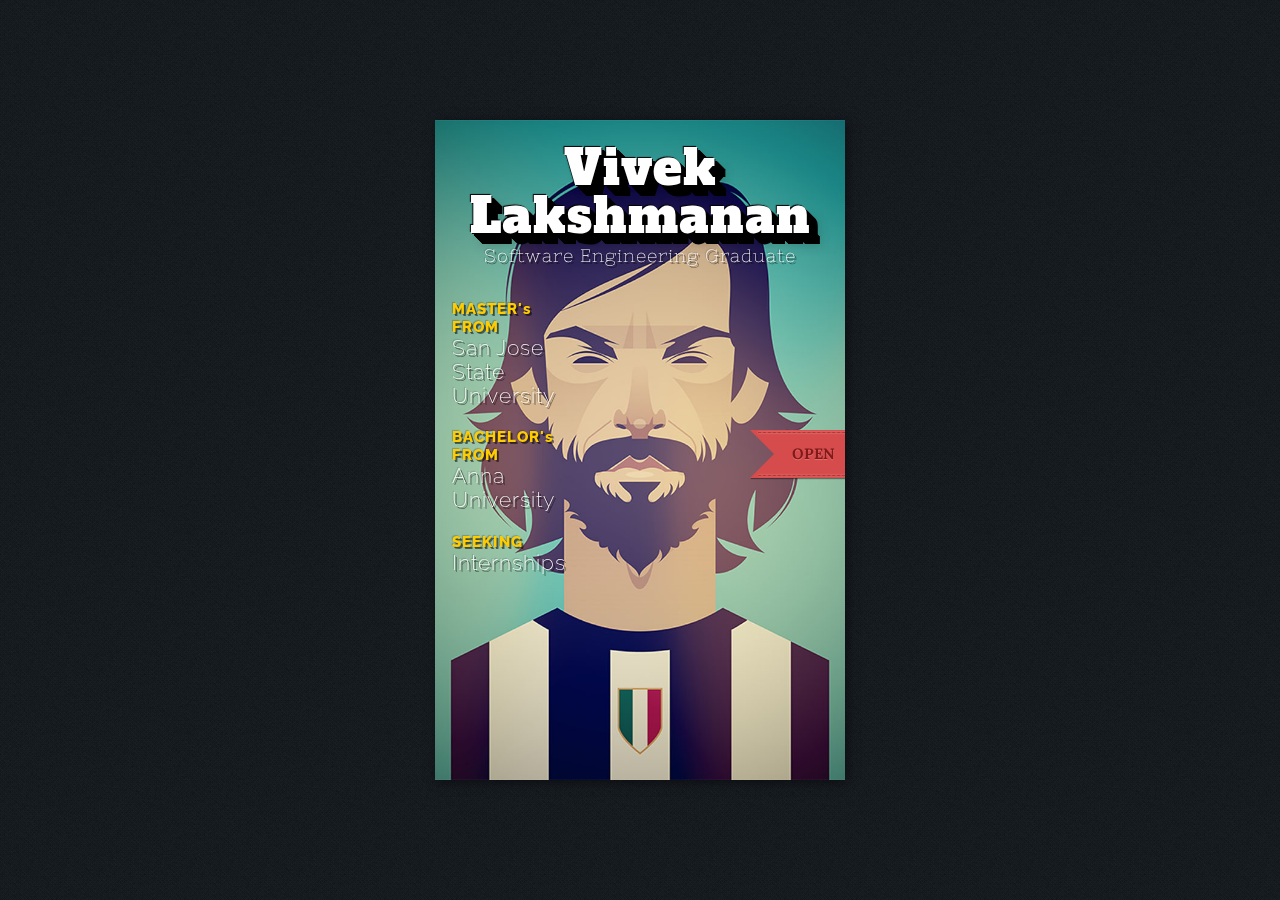
<file: index.html>
<!doctype html>
<html lang="en" data-safeMod="false" data-autoHideScrollbar="true" data-safeModPageInAnimation="fadeIn" data-inAnimation="fadeInUp" data-outAnimation="fadeOutDownBig" data-cover-h1-tune=".85" data-cover-h2-tune="2.3" data-cover-h3-tune=".6" data-cover-h3-span-tune=".8" data-twitter-name="pixelwarsdesign">


<head>
    
    <meta charset="utf-8" />
    <meta name="viewport" content="width=device-width, initial-scale=1, maximum-scale=1">
    <meta http-equiv="X-UA-Compatible" content="IE=edge,chrome=1" >
    <meta name="description" content="BookCard - Responsive HTML5 vCard Template">
    <meta name="keywords" content="vcard, html5, portfolio">
    <meta name="author" content="Pixelwars">
    
    <title>Lakshmanan Vivek</title>

    <!-- FAV and TOUCH ICONS -->
    <link rel="shortcut icon" href="images/ico/favicon.ico">
    <link rel="apple-touch-icon" href="images/ico/apple-touch-icon.png"/>
    
    <!-- SCRIPTS -->
    <script type="text/javascript" src="js/modernizr.js"></script> 
    <!--[if lte IE 9]>
        <script src="js/html5shiv.js"></script>
        <script src="js/selectivizr-min.js"></script>
    <![endif]-->    
    
    <!-- FONTS -->
    <link href='http://fonts.googleapis.com/css?family=Lato:100,300,400,700,900,100italic,300italic,400italic,700italic,900italic' rel='stylesheet' type='text/css'>
    <link href='http://fonts.googleapis.com/css?family=Alfa+Slab+One|Nixie+One|Raleway:200,800' rel='stylesheet' type='text/css'>
    <link href='http://fonts.googleapis.com/css?family=Tulpen+One|Sacramento' rel='stylesheet' type='text/css'>
        
    <!-- STYLES -->
    <link rel="stylesheet" type="text/css" media="print" href="css/print.css">
    <link rel="stylesheet" type="text/css" href="css/normalize.css">
    <link rel="stylesheet" type="text/css" href="css/bootstrap.min.css">
    <link rel="stylesheet" type="text/css" href="css/animate.css">
    <link rel="stylesheet" type="text/css" href="css/book.css" />
    <link rel="stylesheet" type="text/css" href="css/font-awesome.css">
    <link rel="stylesheet" type="text/css" href="css/jquery.fancybox-1.3.4.css">
	<link rel="stylesheet" type="text/css" href="css/main.css">

    
    <link class="cover-skin" rel="stylesheet" type="text/css" href="css/skins/cover/standart.css">
    <link class="paper-bg-skin" rel="stylesheet" type="text/css" href="css/skins/paper-bg/light-paper-fibers.css">
    <link class="body-bg-skin" rel="stylesheet" type="text/css" href="css/skins/body-bg/noisy-net.css">
    <link rel="stylesheet" type="text/css" href="css/skins/cover/retro.css">
    <link rel="stylesheet" type="text/css" href="css/skins/base/retro.css">

</head>

<body>
        <!-- ************************ MAIN -->
        <section class="main">
            <!-- .rm-container -->
            <div id="rm-container" class="rm-container rm-closed">
                <!-- HEADER -->
                <header id="header">
                        <!-- NAV MENU -->
                        <nav>
                            <ul>
                                <li><a href='#/home'></a></li>
                                <li><a href='#/resume'></a></li>
                                <li><a href='#/projects'></a></li>
                                <li><a href='#/contact'></a></li>
                            </ul>
                        </nav>
                        <!-- NAV MENU -->
                </header>
                <!-- HEADER -->
                <!-- .rm-wrapper -->
                <div class="rm-wrapper">
                    <!-- .rm-cover -->
                    <div class="rm-cover">
                        <!-- COVER PAGE -->
                        <div id="home" class="rm-front page">
                            <!-- .antiscroll-wrap -->
                            <div class="antiscroll-wrap">
                                <!-- .antiscroll-inner -->
                                <div class="antiscroll-inner">
                                    <!-- COVER IMAGE -->
                                    <div class="cover">
                                        <!-- cover-image-holder -->
                                        <div class="cover-image-holder">
                                        	<img src="images/site/cover.jpg" alt="cover-image">
                                        </div>
                                        <!-- cover-image-holder -->

                                        <!-- title -->
                                        <h1>Vivek Lakshmanan</h1>
                                        <!-- title -->

                                        <!-- slogan -->
                                        <h2>Software Engineering Graduate</h2>
                                        <!-- slogan -->
                                        
                                        <!-- extra titles -->
                                        <h3><span>MASTER's FROM </span> San Jose State University</h3>
                                        <h3><span>BACHELOR's FROM </span> Anna University</h3>
                                        <h3><span>SEEKING</span> Internships</h3>
                                        <!-- extra titles --
                                        
                                        <!-- open link -->
                                        <a href="#/resume" class="rm-button-open ribbon">
                                            <span class="ribbon-stitches-top"></span>
                                            <strong class="ribbon-content">OPEN</strong>
                                            <span class="ribbon-stitches-bottom"></span>
                                        </a>
                                        <!-- open link -->
                                    </div>
                                    <!-- COVER IMAGE -->
                              </div>
                              <!-- .antiscroll-inner -->
                            </div>
                            <!-- .antiscroll-wrap -->
                        </div>
                        <!-- COVER PAGE -->

                        
						<!-- RESUME PAGE -->
                        <div id="resume" class="rm-back page">
                            <!-- .antiscroll-wrap -->
                            <div class="antiscroll-wrap">
                                <!-- .antiscroll-inner -->
                                <div class="antiscroll-inner">
                                        <!-- CONTENT -->
                                        <div class="content">
                                            <h2><span>RESUME</span></h2>
                                            <h4 class="about-text">Experienced <span class="label">Software Engineer</span> with extensive practice in Full-Stack software engineeringing.</h4>
                                           <h3><span>EMPLOYMENT</span></h3>
                                            <!-- EMPLOYMENT -->
                                            <div class="history-group">
                                                <!-- .history-unit -->
                                                <div class="history-unit">
                                                    <h4 class="work-time">since 2017</h4>
                                                    <div class="work-desc">
                                                        <h4>Research Student Assistant</h4>
                                                        <h5>San Jose State University Research Foundation</h5>
                                                        <p>Worked as a student assistant for the Information Services team.</p>
                                                    </div>
                                                </div>
                                                <!-- .history-unit -->
                                                <!-- .history-unit -->
                                                <div class="history-unit">
                                                    <h4 class="work-time">2015 - 2017</h4>
                                                    <div class="work-desc">
                                                        <h4>Software Engineer</h4>
                                                        <h5>Envestnet | Yodlee</h5>
                                                        <p>Worked on developing web crawlers using java selenium and experience in PL/SQL, MySQL, REST API’s, JSON and XML.</p>
                                                    </div>
                                                </div>
                                                <!-- .history-unit -->
                                                
                                                <!-- .history-unit -->
                                                <div class="history-unit">
                                                    <h4 class="work-time">2013 - 2014</h4>
                                                    <div class="work-desc">
                                                        <h4>Web Developer Intern</h4>
                                                        <h5>MS Live Technologies</h5>
                                                        <p>Experience in PHP, HTML, CSS and MySQL.</p>
                                                    </div>
                                                </div>
                                                <!-- .history-unit -->

                                            </div>
                                            <!-- EMPLOYMENT -->

                                            <h3><span>EDUCATION</span></h3>
                                            <!-- EDUCATION -->
                                            <div class="history-group">
                                                <!-- .history-unit -->
                                                <div class="history-unit">
                                                    <h4 class="work-time">since 2017</h4>
                                                    <div class="work-desc">
                                                        <h4>Masters Computer Software Engineering</h4>
                                                        <h5>San Jose State University</h5>
                                                        <p>Pursuing my Masters in Computer Software Engineering from San Jose State University.</p>
                                                    </div>
                                                </div>
                                                <!-- .history-unit -->

                                                <!-- .history-unit -->
                                                <div class="history-unit">
                                                    <h4 class="work-time">2010 - 2015</h4>
                                                    <div class="work-desc">
                                                        <h4>Bachelors Computer Science & Engineering</h4>
                                                        <h5>Anna University</h5>
                                                        <p>Studied Bachelors of Engineering in Anna University on Computer Science & Engineering.</p>
                                                    </div>
                                                </div>
                                                <!-- .history-unit -->
                                            </div>
                                            <!-- EDUCATION -->

                                            <h3><span>PROGRAMMING SKILLS</span></h3>
                                        
                                            <!-- PROGRAMMING SKILLS -->
                                            <div class="skill-group">
                                            
                                            	<!-- .skill-unit -->
                                                <div class="skill-unit">
                                                    <h4>Python</h4>
                                                    <div class="bar" data-percent="90">
                                                        <div class="progress"></div>
                                                    </div>
                                                </div>
                                                <!-- .skill-unit -->
                                                
                                                <!-- .skill-unit -->
                                                <div class="skill-unit">
                                                    <h4>PHP</h4>
                                                    <div class="bar" data-percent="70">
                                                        <div class="progress"></div>
                                                    </div>
                                                </div>
                                                <!-- .skill-unit -->
                                                
                                                <!-- .skill-unit -->
                                                <div class="skill-unit">
                                                    <h4>Core Java</h4>
                                                    <div class="bar" data-percent="80">
                                                        <div class="progress"></div>
                                                    </div>
                                                </div>
                                                <!-- .skill-unit -->
                                                
                                                <!-- .skill-unit -->
                                                <div class="skill-unit">
                                                    <h4>C</h4>
                                                    <div class="bar" data-percent="80">
                                                        <div class="progress"></div>
                                                    </div>
                                                </div>
                                                <!-- .skill-unit -->
                                                <!-- .skill-unit -->
                                                <div class="skill-unit">
                                                    <h4>C++</h4>
                                                    <div class="bar" data-percent="50">
                                                        <div class="progress"></div>
                                                    </div>
                                                </div>
                                                <!-- .skill-unit -->
                                            
                                            </div>
                                            <!-- PROGRAMMING SKILLS -->
                                            
                                            
                                            <h3><span>DATABASE SKILLS</span></h3>
                                            
                                            <!-- DATABASE SKILLS -->
                                            <div class="skill-group">
                                            	
                                                <!-- .skill-unit -->
                                                <div class="skill-unit">
                                                    <h4>MySQL</h4>
                                                    <div class="bar" data-percent="90">
                                                        <div class="progress"></div>
                                                    </div>
                                                </div>
                                                <!-- .skill-unit -->
                                                
                                                <!-- .skill-unit -->
                                                <div class="skill-unit">
                                                    <h4>PostgreSQL</h4>
                                                    <div class="bar" data-percent="80">
                                                        <div class="progress"></div>
                                                    </div>
                                                </div>
                                                <!-- .skill-unit -->
                                                
                                                <!-- .skill-unit -->
                                                <div class="skill-unit">
                                                    <h4>MongoDB</h4>
                                                    <div class="bar" data-percent="40">
                                                        <div class="progress"></div>
                                                    </div>
                                                </div>
                                                <!-- .skill-unit -->

                                                <!-- .skill-unit -->
                                                <div class="skill-unit">
                                                    <h4>Neo4j</h4>
                                                    <div class="bar" data-percent="70">
                                                        <div class="progress"></div>
                                                    </div>
                                                </div>
                                                <!-- .skill-unit -->

                                                <!-- .skill-unit -->
                                                <div class="skill-unit">
                                                    <h4>Redis</h4>
                                                    <div class="bar" data-percent="60">
                                                        <div class="progress"></div>
                                                    </div>
                                                </div>
                                                <!-- .skill-unit -->
                                            
                                            </div>
                                            <!-- DATABASE SKILLS -->

                                            <h3><span>WEB TECHNOLOGY SKILLS</span></h3>

                                            <!-- WEB Technology SKILLS -->
                                            <div class="skill-group">

                                                <!-- .skill-unit -->
                                                <div class="skill-unit">
                                                    <h4>HTML5</h4>
                                                    <div class="bar" data-percent="100">
                                                        <div class="progress"></div>
                                                    </div>
                                                </div>
                                                <!-- .skill-unit -->

                                                <!-- .skill-unit -->
                                                <div class="skill-unit">
                                                    <h4>CSS</h4>
                                                    <div class="bar" data-percent="90">
                                                        <div class="progress"></div>
                                                    </div>
                                                </div>
                                                <!-- .skill-unit -->

                                                <!-- .skill-unit -->
                                                <div class="skill-unit">
                                                    <h4>Django</h4>
                                                    <div class="bar" data-percent="70">
                                                        <div class="progress"></div>
                                                    </div>
                                                </div>
                                                <!-- .skill-unit -->

                                                <!-- .skill-unit -->
                                                <div class="skill-unit">
                                                    <h4>Flask</h4>
                                                    <div class="bar" data-percent="80">
                                                        <div class="progress"></div>
                                                    </div>
                                                </div>
                                                <!-- .skill-unit -->

                                                <!-- .skill-unit -->
                                                <div class="skill-unit">
                                                    <h4>JavaScript</h4>
                                                    <div class="bar" data-percent="80">
                                                        <div class="progress"></div>
                                                    </div>
                                                </div>
                                                <!-- .skill-unit -->

                                                <!-- .skill-unit -->
                                                <div class="skill-unit">
                                                    <h4>Node.js</h4>
                                                    <div class="bar" data-percent="60">
                                                        <div class="progress"></div>
                                                    </div>
                                                </div>
                                                <!-- .skill-unit -->

                                                <!-- .skill-unit -->
                                                <div class="skill-unit">
                                                    <h4>Bootstrap</h4>
                                                    <div class="bar" data-percent="90">
                                                        <div class="progress"></div>
                                                    </div>
                                                </div>
                                                <!-- .skill-unit -->

                                            </div>
                                            <!-- WEB Technology SKILLS -->


                                            <!--  courses -->
                                            <h3><span>Courses</span></h3>
                                                    <ul>
                                                        <li style="list-style: none">Algorithms
                                                        , Artificial Intelligence
                                                        , Business Intelligence Technologies
                                                        , Cryptography and Network Security
                                                        , Data Structures
                                                        , Data Warehousing and Data Mining
                                                        , Database Management Systems
                                                        , Enterprise Software Platforms
                                                        , Operating Systems
                                                        , Web Technology
                                                        , Theory of Computation
                                                        , Software Systems Engineering
                                                        , Data Mining
                                                        , Large Scale Analytics
                                                        , Cloud Technologies
                                                        </li>
                                                    </ul>
                                            <!--  courses -->

                                            <!-- DOWNLOAD BUTTON -->
                                            <div class="launch">
                                                <a href="./resume.pdf" class="btn" target="_blank">DOWNLOAD CV</a>
                                            </div>
                                            <!-- DOWNLOAD BUTTON -->
                                        </div>
                                        <!-- CONTENT -->
                                
                                    </div>
                              		<!-- .antiscroll-inner -->
                                </div>
                                <!-- .antiscroll-wrap -->
                                
                                
                            <div class="rm-overlay"></div>

                        </div>
                        <!-- RESUME PAGE -->

                    </div><!-- /rm-cover -->
                    
                    
					<!-- PORTFOLIO PAGE -->
                    <div id="portfolio" class="rm-middle portfolio page">
                    	<!-- .rm-inner -->
                        <div class="rm-inner">
                                <!-- .antiscroll-wrap -->
                                <div class="antiscroll-wrap">
                                    <!-- .antiscroll-inner -->
                                    <div class="antiscroll-inner">
                                        <!-- CONTENT -->
                                        <div class="content">
                                            <h2><span>PROJECTS</span></h2>
                                            <!--FILTERS-->
                                            <ul id="filters">
                                              <li class="current"><a href="#" data-filter="*">ALL</a></li>
                                              <li><a href="#" data-filter=".design">WEB</a></li>
                                              <li><a href="#" data-filter=".coding">DATA-SCIENCE</a></li>
                                              <li><a href="#" data-filter=".logo">OTHERS</a></li>
                                            </ul>
                                            <!--FILTERS-->
                                        
                                            <!-- PORTFOLIO -->
                                            <div class="portfolio-items">

                                              <!-- portfolio-item -->  
                                              <div class="coding hentry">
                                                <div class="media-box">
                                                    <img src="images/portfolio/project-01.jpg" alt="portfolio-post">
                                                    <div class="mask">
                                                        <a href="project-01.html"></a>
                                                    </div>
                                                </div>
                                                <h4>MAXIMA</h4>
                                                <p class="category">Product Recommendation system using BI</p>
                                              </div>
                                              <!-- portfolio-item -->
                                              
                                              <!-- portfolio-item -->  
                                              <div class="coding hentry">
                                                <div class="media-box">
                                                    <img src="images/portfolio/project-02.jpg" alt="portfolio-post">
                                                    <div class="mask">
                                                        <a href="project-02.html" class="lightbox"></a>
                                                    </div>
                                                </div>
                                                <h4>BiTech Automation</h4>
                                                <p class="category">Keyword Extraction using NLP, NLTK</p>
                                              </div>
                                              <!-- portfolio-item -->
                                              
                                              <!-- portfolio-item -->
                                              <div class="design hentry">
                                                <div class="media-box">
                                                    <img src="images/portfolio/project-03.jpg" alt="portfolio-post">
                                                    <div class="mask">
                                                        <a href="project-03.html" class="lightbox"></a>
                                                    </div>
                                                </div>
                                                <h4>Spartan-Deals</h4>
                                                <p class="category">E-Commerce Market-Place using PHP, HTML, CSS</p>
                                              </div>
                                              <!-- portfolio-item -->
                                              
                                              
                                              <!-- portfolio-item -->
                                              <div class="design hentry">
                                                <div class="media-box">
                                                    <img src="images/portfolio/project-04.jpg" alt="portfolio-post">
                                                    <div class="mask">
                                                        <a href="project-04.html" class="lightbox"></a>
                                                    </div>
                                                </div>
                                                <h4>NOTIFY</h4>
                                                <p class="category">Personal task organizer web application</p>
                                              </div>
                                              <!-- portfolio-item -->
                                              
                                              
                                              <!-- portfolio-item -->
                                              <div class="logo hentry">
                                                <div class="media-box">
                                                    <img src="images/portfolio/project-05.png" alt="portfolio-post">
                                                    <div class="mask">
                                                        <a href="project-05.html" class="lightbox"></a>
                                                    </div>
                                                </div>
                                                <h4>Tap2Pay</h4>
                                                <p class="category">New payment transaction system using NFC</p>
                                              </div>
                                              <!-- portfolio-item -->
                                              
                                            </div>
                                            <!-- PORTFOLIO -->
                                            
                                		
                                        </div>
                                        <!-- CONTENT -->
                                    
                                    
                                    
                                    </div>
                              		<!-- .antiscroll-inner -->
                                </div>
                                <!-- .antiscroll-wrap -->
                                
                                
                            <div class="rm-overlay"></div>
                            
                        </div><!-- /rm-inner -->
                    </div><!-- /rm-middle -->
					<!-- PORTFOLIO PAGE -->
                    


					<!-- RIGHT SIDE -->
                    <div class="rm-right">
						
                        
                        
                        <!-- .rm-front -->
                        <div class="rm-front">
                        	
                            <!-- BACK COVER IMAGE -->
                            <div class="cover">
                                
                                <!-- cover-image-holder -->
                                <div class="cover-image-holder">
                                    <img src="images/site/cover-2.jpg" alt="cover-image">
                                </div>
                                <!-- cover-image-holder -->
                                
                            </div>
                            <!-- BACK COVER IMAGE -->
                            
                        </div>
                        <!-- .rm-front -->
						
                        <!-- CONTACT PAGE -->
                        <div id="contact" class="rm-back page">
                                <!-- .antiscroll-wrap -->
                                <div class="antiscroll-wrap">
                                    <!-- .antiscroll-inner -->
                                    <div class="antiscroll-inner">
                                        <!-- CONTENT -->
                                        <div class="content">
                                            <h2><span>CONTACT</span></h2>
                                              <p class="center">Please feel free to contact me about anything.</p>
                                              <h3><span>LET'S SOCIALIZE</span></h3>
                                              <!-- SOCIAL -->
                                              <ul class="social">
                                                <li><a class="facebook" href="https://www.facebook.com/iamlvivek" target="_blank"></a></li>
                                                <li><a class="twitter" href="https://twitter.com/iamvivekkkk" target="_blank"></a></li>
                                                <li><a class="linkedin" href="https://www.linkedin.com/in/lakshmananvivek/" target="_blank"></a></li>
                                                <li><a class="github" href="https://github.com/1amvivek" target="_blank"></a></li>
                                                <li><a class="instagram" href="https://www.instagram.com/iamvivekkkk/" target="_blank"></a></li>
                                              </ul>
                                              <!-- SOCIAL -->
                                              <h3><span>DROP ME A LINE!</span></h3>
                                              <!-- .contact-form -->
                                              <div class="contact-form">
                                                <!-- LETTER -->
                                                <div class="letter cf">
                                                    <div class="stamp">
                                                  	  <img src="images/site/stamp-image.png" alt="stamp">
                                                    </div>
                                                    <div class="letter-info">
                                                    	<h4>Lakshmanan Vivek</h4>
                                                        <p><a href="mailto:viveklakshmanan@live.com"><i>viveklakshmanan@live.com</i></a></p>
                                                        <p>+1 (669) 292-4707</p>
                                                    </div>
                                                  </div>    
                                                  <!-- LETTER -->
                                              </div>
                                              <!-- .contact-form -->
                                        </div>
                                        <!-- CONTENT -->
                                </div>
                                <!-- .antiscroll-inner -->
                            </div>
                            <!-- .antiscroll-wrap -->
                            <!-- close link -->
                            <a class="rm-close"><span></span></a>
                            <!-- close link -->
                        </div><!-- /rm-back -->
                        <!-- CONTACT PAGE -->
                    </div><!-- /rm-right -->
                    <!-- RIGHT SIDE -->
                </div><!-- /rm-wrapper -->
            </div><!-- /rm-container -->
        </section>
        <!-- ************************ MAIN -->
        <!-- ************************ PORTFOLIO OVERLAY -->
        <div class="p-overlay"></div>
        <!-- ************************ PORTFOLIO OVERLAY -->
        
        <!-- ************************ PORTFOLIO OVERLAY -->
        <div class="p-overlay"></div>
        <!-- ************************ PORTFOLIO OVERLAY -->
        
        <!-- ************************ AJAX LOADER -->
        <div class="loader"></div>
        <!-- ************************ AJAX LOADER -->
            
        <!-- ************************ ALERT -->
        <div class="alert"></div>
        <!-- ************************ ALERT -->
        
        <!-- SCRIPTS -->
        <!-- Grab Google CDN's jQuery, with a protocol relative URL; fall back to local if offline -->
        <script src="http://ajax.googleapis.com/ajax/libs/jquery/1.8.3/jquery.min.js"></script>
        <script>window.jQuery || document.write('<script src="js/jquery-1.8.3.min.js"><\/script>')</script>
        <script src="js/jquery.address-1.5.min.js"></script>
        <script src="js/antiscroll.js"></script>
        <script src="js/jquery.fittext.js"></script>
		<script src="js/jquery.imagesloaded.min.js"></script>
        <script src="js/jquery.isotope.min.js"></script>
        <script src="js/jquery.fitvids.js"></script>
        <script src="js/jquery.validate.min.js"></script>
        <script src="js/jquery.fancybox-1.3.4.pack.js"></script>
        <script src="js/send-mail.js"></script>
        <script src="js/twitterFetcher_v10_min.js"></script>
        <script src="js/main.js"></script>

    <!--************************** SKIN SELECT -->
	<link rel="stylesheet" type="text/css" href="skin-select/skin-select.css">
	<script src="skin-select/jquery.cookie.js"></script>
    <script src="skin-select/skin-select.js"></script>

    </body>

</html>
</file>
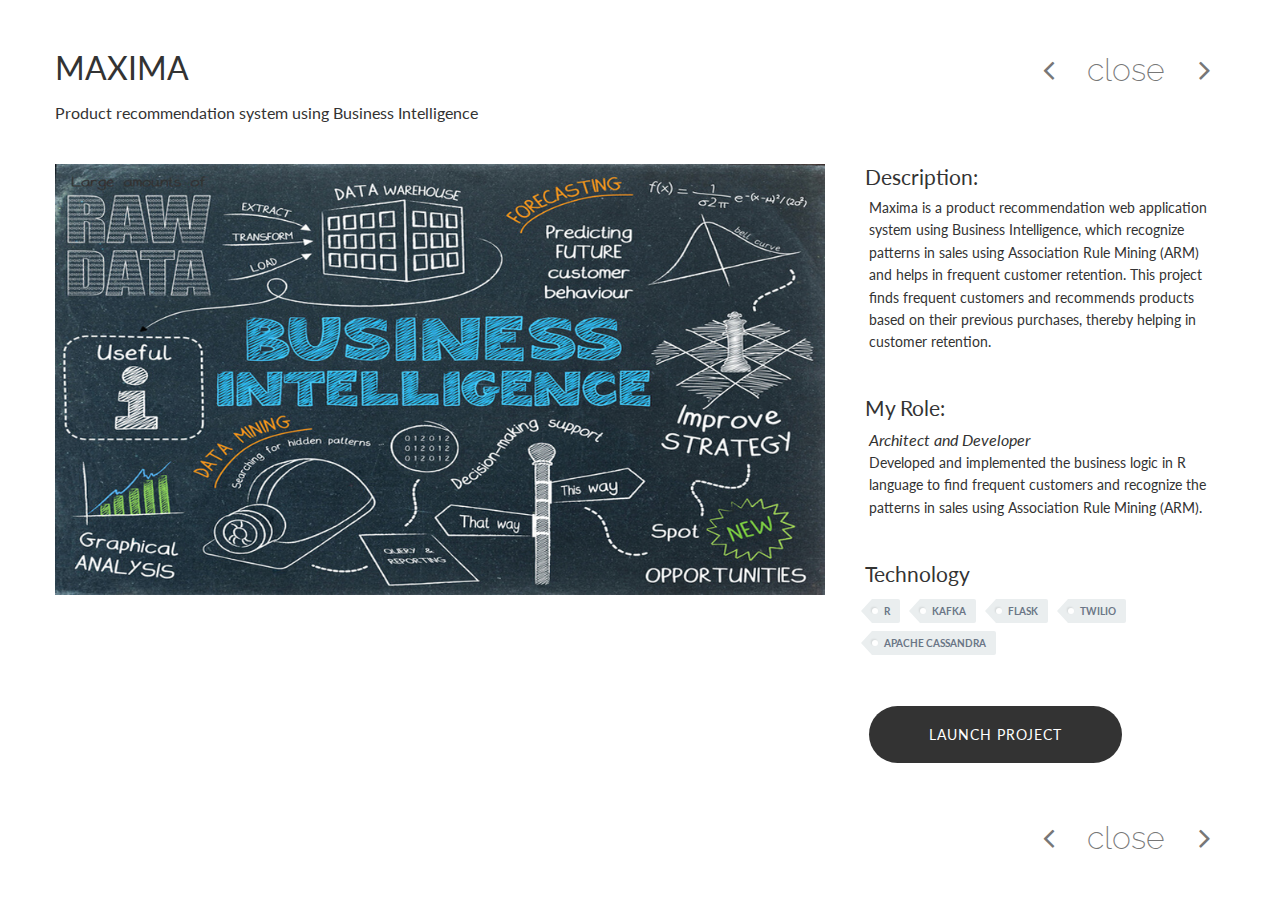
<file: project-01.html>
<!doctype html>
<html><!-- InstanceBegin template="/Templates/portfolio-details.dwt" codeOutsideHTMLIsLocked="false" -->

<!-- Mirrored from themes.pixelwars.org/bookcard/portfolio-item-01.html by HTTrack Website Copier/3.x [XR&CO'2014], Sun, 03 Sep 2017 05:56:34 GMT -->
<head>

    <meta charset="utf-8" />
    <meta name="viewport" content="width=device-width, initial-scale=1, maximum-scale=1">
    <meta http-equiv="X-UA-Compatible" content="IE=edge,chrome=1" >
    <meta name="description" content="BookCard - Responsive HTML5 vCard Template">
    <meta name="keywords" content="vcard, html5, portfolio">
    <meta name="author" content="Pixelwars">

    <title>Maxima | Lakshmanan Vivek</title>

    <!-- FAV and TOUCH ICONS -->
    <link rel="shortcut icon" href="images/ico/favicon.ico">
    <link rel="apple-touch-icon" href="images/ico/apple-touch-icon.png"/>

    <!-- SCRIPTS -->
    <script type="text/javascript" src="js/modernizr.js"></script>
    <!--[if lte IE 9]>
    <script src="js/html5shiv.js"></script>
    <script src="js/selectivizr-min.js"></script>
    <![endif]-->

    <!-- FONTS -->
    <link href='http://fonts.googleapis.com/css?family=Lato:100,300,400,700,900,100italic,300italic,400italic,700italic,900italic' rel='stylesheet' type='text/css'>
    <link href='http://fonts.googleapis.com/css?family=Alfa+Slab+One|Nixie+One|Raleway:200,800' rel='stylesheet' type='text/css'>
    <link href='http://fonts.googleapis.com/css?family=Tulpen+One|Sacramento' rel='stylesheet' type='text/css'>

    <!-- STYLES -->
    <link rel="stylesheet" type="text/css" media="print" href="css/print.css">
    <link rel="stylesheet" type="text/css" href="css/normalize.css">
    <link rel="stylesheet" type="text/css" href="css/bootstrap.min.css">
    <link rel="stylesheet" type="text/css" href="css/animate.css">
    <link rel="stylesheet" type="text/css" href="css/book.css" />
    <link rel="stylesheet" type="text/css" href="css/font-awesome.css">
    <link rel="stylesheet" type="text/css" href="css/jquery.fancybox-1.3.4.css">
    <link rel="stylesheet" type="text/css" href="css/main.css">

    <!-- SCRIPTS -->
    <!-- Grab Google CDN's jQuery, with a protocol relative URL; fall back to local if offline -->
    <script src="http://ajax.googleapis.com/ajax/libs/jquery/1.8.3/jquery.min.js"></script>
    <script>window.jQuery || document.write('<script src="js/jquery-1.8.3.min.js"><\/script>')</script>
    <script src="js/jquery.fitvids.js"></script>
    <script>
        $(function() { $(".portfolio-single").fitVids(); })
    </script>

</head>

<body class="p-single">



<div class="portfolio-single container">

    <div class="row">

        <!-- InstanceBeginEditable name="Content" -->


        <!-- TITLE - column 8/12 -->
        <div class="span8 portfolio-field portfolio-title">
            <h2>MAXIMA</h2>
            <h4>Product recommendation system using Business Intelligence</h4>
        </div>
        <!-- TITLE - column 8/12 -->


        <!-- PORTFOLIO-NAV - column 4/12 -->
        <div class="span4 portfolio-field portfolio-nav">
            <a class="icon button prev ajax" href="project-05.html"></a>
            <a class="icon button back" href="./index.html#portfolio">close</a>
            <a class="icon button next ajax" href="project-02.html"></a>
        </div>
        <!-- PORTFOLIO-NAV - column 4/12 -->


        <!-- PORTFOLIO-IMAGES - column 8/12 -->
        <div class="span8 portfolio-field">
            <img src="images/portfolio/single/single-project-01.jpg" alt="project">
            <!--<img src="images/portfolio/single/single-05.jpg" alt="project">-->
        </div>
        <!-- PORTFOLIO-IMAGES - column 8/12 -->


        <!-- PORTFOLIO SIDEBAR - column 4/12 -->
        <div class="span4 portfolio-field">


            <h3>Description: </h3>
            <p>Maxima is a product recommendation web application system using Business Intelligence, which recognize patterns in sales using Association Rule Mining (ARM) and helps in frequent customer retention. This project finds frequent customers and recommends products based on their previous purchases, thereby helping in customer retention.</p>
            <h3>My Role: </h3>
            <p> <span style="font-style: oblique; font-size: medium">Architect and Developer</span> <br /> Developed and implemented the business logic in R language to find frequent customers and recognize the patterns in sales using Association Rule Mining (ARM).</p>


            <h3>Technology</h3>
            <ul class="tags">
                <li><a>R</a></li>
                <li><a>Kafka</a></li>
                <li><a>Flask</a></li>
                <li><a>Twilio</a></li>
                <li><a>Apache Cassandra</a></li>
            </ul>

            <div class="launch">
                <a href="#" class="btn" target="_blank">LAUNCH PROJECT</a>
            </div>

        </div>
        <!-- PORTFOLIO SIDEBAR - column 4/12 -->

        <!-- PORTFOLIO-NAV BOTTOM - column 12/12 -->
        <div class="span12 portfolio-field portfolio-nav bottom">
            <a class="icon button prev ajax" href="project-05.html"></a>
            <a class="icon button back" href="./index.html">close</a>
            <a class="icon button next ajax" href="project-02.html"></a>
        </div>
        <!-- PORTFOLIO-NAV BOTTOM - column 12/12 -->

        <!-- InstanceEndEditable -->

    </div>

</div>



</body>
<!-- InstanceEnd -->
<!-- Mirrored from themes.pixelwars.org/bookcard/portfolio-item-01.html by HTTrack Website Copier/3.x [XR&CO'2014], Sun, 03 Sep 2017 05:56:37 GMT -->
</html>
</file>
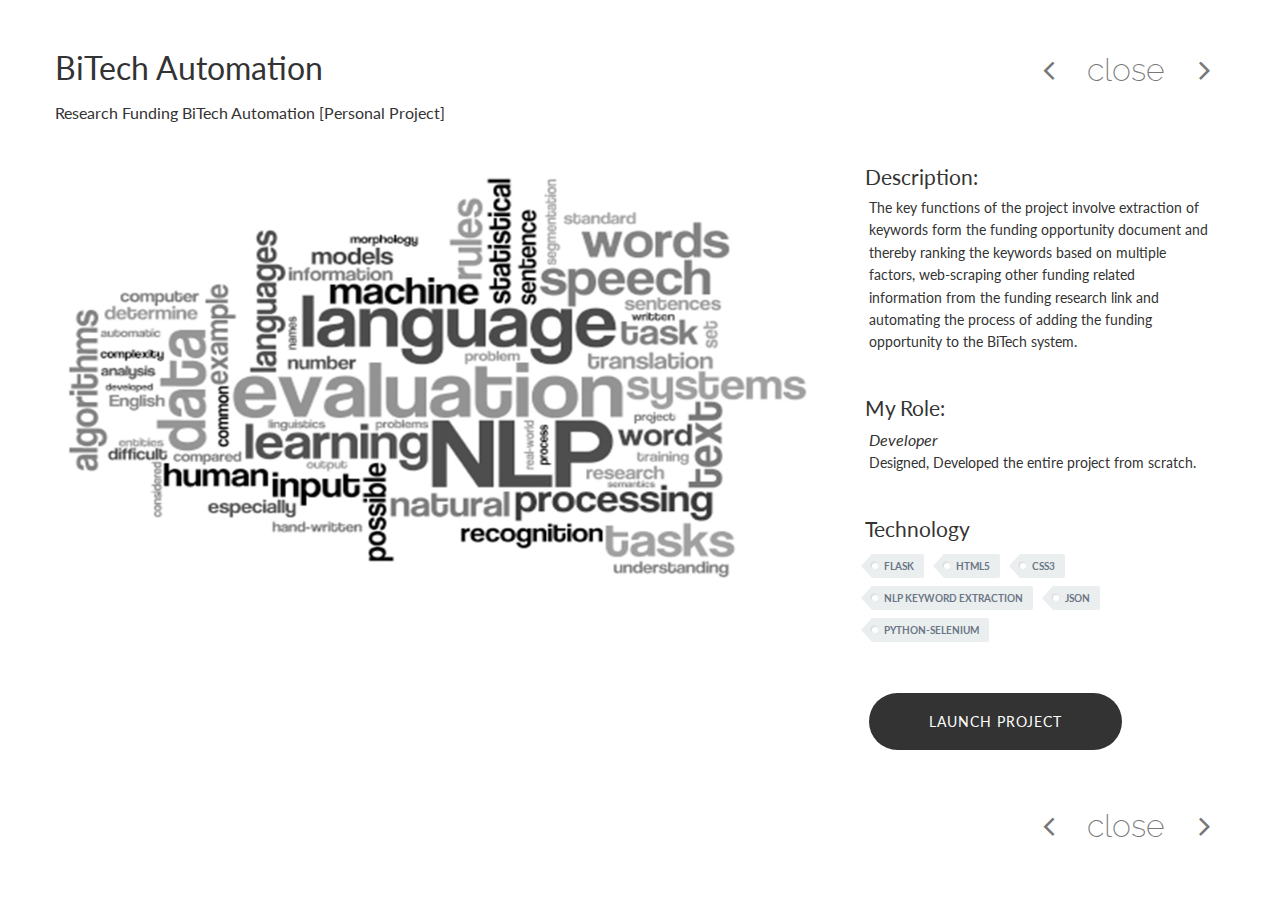
<file: project-02.html>
<!doctype html>
<html><!-- InstanceBegin template="/Templates/portfolio-details.dwt" codeOutsideHTMLIsLocked="false" -->

<!-- Mirrored from themes.pixelwars.org/bookcard/portfolio-item-01.html by HTTrack Website Copier/3.x [XR&CO'2014], Sun, 03 Sep 2017 05:56:34 GMT -->
<head>

    <meta charset="utf-8" />
    <meta name="viewport" content="width=device-width, initial-scale=1, maximum-scale=1">
    <meta http-equiv="X-UA-Compatible" content="IE=edge,chrome=1" >
    <meta name="description" content="BookCard - Responsive HTML5 vCard Template">
    <meta name="keywords" content="vcard, html5, portfolio">
    <meta name="author" content="Pixelwars">

    <title>BiTech Automation | Lakshmanan Vivek</title>

    <!-- FAV and TOUCH ICONS -->
    <link rel="shortcut icon" href="images/ico/favicon.ico">
    <link rel="apple-touch-icon" href="images/ico/apple-touch-icon.png"/>

    <!-- SCRIPTS -->
    <script type="text/javascript" src="js/modernizr.js"></script>
    <!--[if lte IE 9]>
    <script src="js/html5shiv.js"></script>
    <script src="js/selectivizr-min.js"></script>
    <![endif]-->

    <!-- FONTS -->
    <link href='http://fonts.googleapis.com/css?family=Lato:100,300,400,700,900,100italic,300italic,400italic,700italic,900italic' rel='stylesheet' type='text/css'>
    <link href='http://fonts.googleapis.com/css?family=Alfa+Slab+One|Nixie+One|Raleway:200,800' rel='stylesheet' type='text/css'>
    <link href='http://fonts.googleapis.com/css?family=Tulpen+One|Sacramento' rel='stylesheet' type='text/css'>

    <!-- STYLES -->
    <link rel="stylesheet" type="text/css" media="print" href="css/print.css">
    <link rel="stylesheet" type="text/css" href="css/normalize.css">
    <link rel="stylesheet" type="text/css" href="css/bootstrap.min.css">
    <link rel="stylesheet" type="text/css" href="css/animate.css">
    <link rel="stylesheet" type="text/css" href="css/book.css" />
    <link rel="stylesheet" type="text/css" href="css/font-awesome.css">
    <link rel="stylesheet" type="text/css" href="css/jquery.fancybox-1.3.4.css">
    <link rel="stylesheet" type="text/css" href="css/main.css">

    <!-- SCRIPTS -->
    <!-- Grab Google CDN's jQuery, with a protocol relative URL; fall back to local if offline -->
    <script src="http://ajax.googleapis.com/ajax/libs/jquery/1.8.3/jquery.min.js"></script>
    <script>window.jQuery || document.write('<script src="js/jquery-1.8.3.min.js"><\/script>')</script>
    <script src="js/jquery.fitvids.js"></script>
    <script>
        $(function() { $(".portfolio-single").fitVids(); })
    </script>

</head>

<body class="p-single">



<div class="portfolio-single container">

    <div class="row">

        <!-- InstanceBeginEditable name="Content" -->


        <!-- TITLE - column 8/12 -->
        <div class="span8 portfolio-field portfolio-title">
            <h2>BiTech Automation</h2>
            <h4>Research Funding BiTech Automation [Personal Project]</h4>
        </div>
        <!-- TITLE - column 8/12 -->


        <!-- PORTFOLIO-NAV - column 4/12 -->
        <div class="span4 portfolio-field portfolio-nav">
            <a class="icon button prev ajax" href="project-01.html"></a>
            <a class="icon button back" href="./index.html#portfolio">close</a>
            <a class="icon button next ajax" href="project-03.html"></a>
        </div>
        <!-- PORTFOLIO-NAV - column 4/12 -->


        <!-- PORTFOLIO-IMAGES - column 8/12 -->
        <div class="span8 portfolio-field">
            <img src="images/portfolio/single/single-project-02.jpg" alt="project">
            <!--<img src="images/portfolio/single/single-05.jpg" alt="project">-->
        </div>
        <!-- PORTFOLIO-IMAGES - column 8/12 -->


        <!-- PORTFOLIO SIDEBAR - column 4/12 -->
        <div class="span4 portfolio-field">


            <h3>Description: </h3>
            <p>The key functions of the project involve extraction of keywords form the funding opportunity document and thereby ranking the keywords based on multiple factors, web-scraping other funding related information from the funding research link and automating the process of adding the funding opportunity to the BiTech system.</p>
            <h3>My Role: </h3>
            <p> <span style="font-style: oblique; font-size: medium">Developer</span> <br /> Designed, Developed the entire project from scratch.</p>

            <h3>Technology</h3>
            <ul class="tags">
                <li><a>Flask</a></li>
                <li><a>HTML5</a></li>
                <li><a>CSS3</a></li>
                <li><a>NLP Keyword Extraction</a></li>
                <li><a>JSON</a></li>
                <li><a>python-Selenium</a></li>

            </ul>

            <div class="launch">
                <a href="#" target="_blank" class="btn">LAUNCH PROJECT</a>
            </div>

        </div>
        <!-- PORTFOLIO SIDEBAR - column 4/12 -->

        <!-- PORTFOLIO-NAV BOTTOM - column 12/12 -->
        <div class="span12 portfolio-field portfolio-nav bottom">
            <a class="icon button prev ajax" href="project-01.html"></a>
            <a class="icon button back" href="./index.html">close</a>
            <a class="icon button next ajax" href="project-03.html"></a>
        </div>
        <!-- PORTFOLIO-NAV BOTTOM - column 12/12 -->

        <!-- InstanceEndEditable -->

    </div>

</div>



</body>
<!-- InstanceEnd -->
<!-- Mirrored from themes.pixelwars.org/bookcard/portfolio-item-01.html by HTTrack Website Copier/3.x [XR&CO'2014], Sun, 03 Sep 2017 05:56:37 GMT -->
</html>
</file>
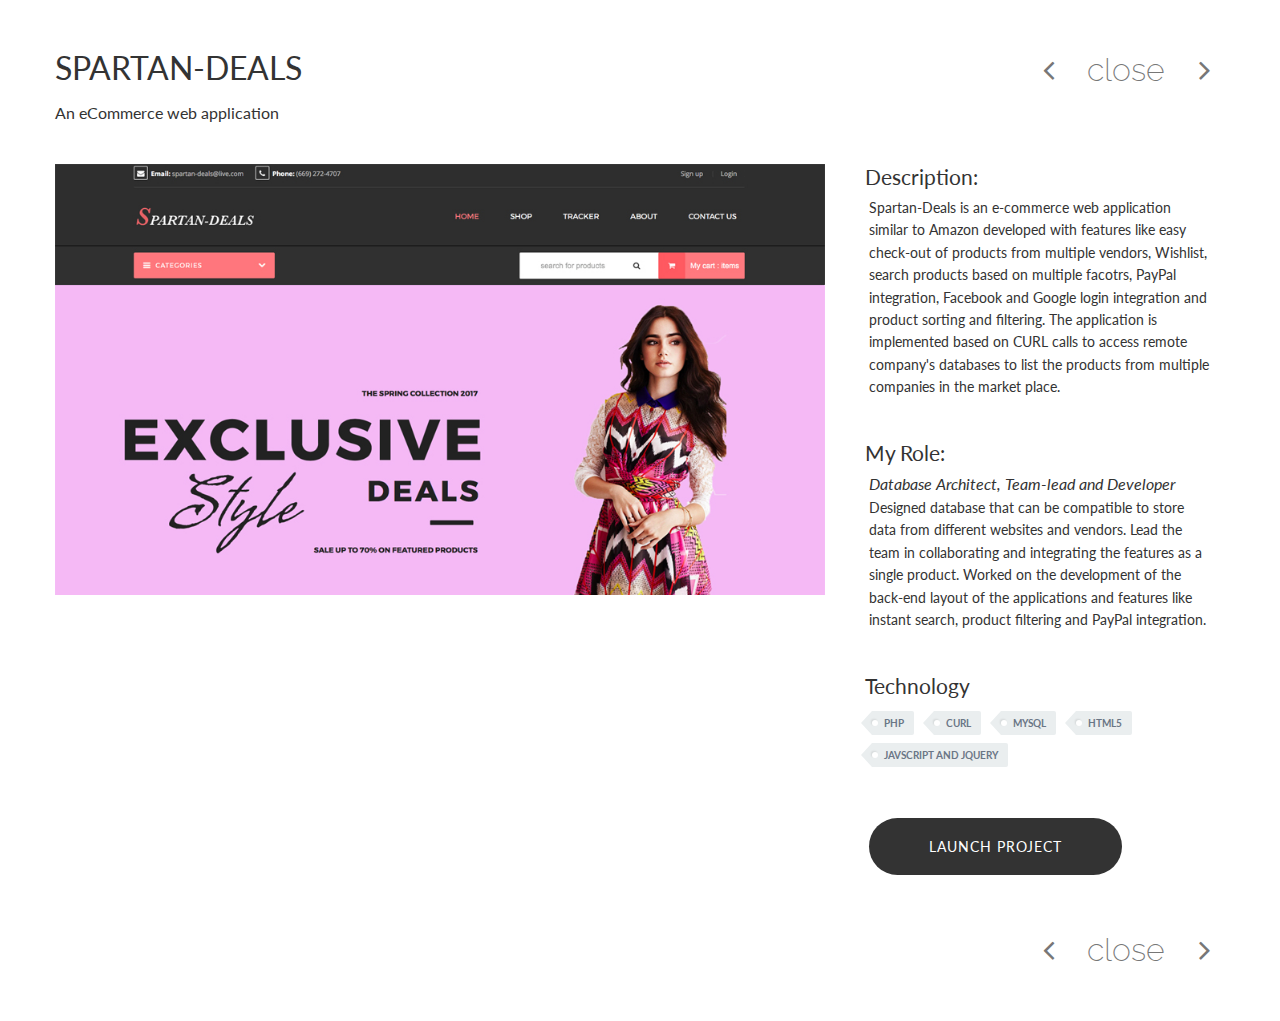
<file: project-03.html>
<!doctype html>
<html><!-- InstanceBegin template="/Templates/portfolio-details.dwt" codeOutsideHTMLIsLocked="false" -->

<!-- Mirrored from themes.pixelwars.org/bookcard/portfolio-item-01.html by HTTrack Website Copier/3.x [XR&CO'2014], Sun, 03 Sep 2017 05:56:34 GMT -->
<head>

    <meta charset="utf-8" />
    <meta name="viewport" content="width=device-width, initial-scale=1, maximum-scale=1">
    <meta http-equiv="X-UA-Compatible" content="IE=edge,chrome=1" >
    <meta name="description" content="BookCard - Responsive HTML5 vCard Template">
    <meta name="keywords" content="vcard, html5, portfolio">
    <meta name="author" content="Pixelwars">

    <title>SPARTAN-DEALS | Lakshmanan Vivek</title>

    <!-- FAV and TOUCH ICONS -->
    <link rel="shortcut icon" href="images/ico/favicon.ico">
    <link rel="apple-touch-icon" href="images/ico/apple-touch-icon.png"/>

    <!-- SCRIPTS -->
    <script type="text/javascript" src="js/modernizr.js"></script>
    <!--[if lte IE 9]>
    <script src="js/html5shiv.js"></script>
    <script src="js/selectivizr-min.js"></script>
    <![endif]-->

    <!-- FONTS -->
    <link href='http://fonts.googleapis.com/css?family=Lato:100,300,400,700,900,100italic,300italic,400italic,700italic,900italic' rel='stylesheet' type='text/css'>
    <link href='http://fonts.googleapis.com/css?family=Alfa+Slab+One|Nixie+One|Raleway:200,800' rel='stylesheet' type='text/css'>
    <link href='http://fonts.googleapis.com/css?family=Tulpen+One|Sacramento' rel='stylesheet' type='text/css'>

    <!-- STYLES -->
    <link rel="stylesheet" type="text/css" media="print" href="css/print.css">
    <link rel="stylesheet" type="text/css" href="css/normalize.css">
    <link rel="stylesheet" type="text/css" href="css/bootstrap.min.css">
    <link rel="stylesheet" type="text/css" href="css/animate.css">
    <link rel="stylesheet" type="text/css" href="css/book.css" />
    <link rel="stylesheet" type="text/css" href="css/font-awesome.css">
    <link rel="stylesheet" type="text/css" href="css/jquery.fancybox-1.3.4.css">
    <link rel="stylesheet" type="text/css" href="css/main.css">

    <!-- SCRIPTS -->
    <!-- Grab Google CDN's jQuery, with a protocol relative URL; fall back to local if offline -->
    <script src="http://ajax.googleapis.com/ajax/libs/jquery/1.8.3/jquery.min.js"></script>
    <script>window.jQuery || document.write('<script src="js/jquery-1.8.3.min.js"><\/script>')</script>
    <script src="js/jquery.fitvids.js"></script>
    <script>
        $(function() { $(".portfolio-single").fitVids(); })
    </script>

</head>

<body class="p-single">



<div class="portfolio-single container">

    <div class="row">

        <!-- InstanceBeginEditable name="Content" -->


        <!-- TITLE - column 8/12 -->
        <div class="span8 portfolio-field portfolio-title">
            <h2>SPARTAN-DEALS</h2>
            <h4>An eCommerce web application</h4>
        </div>
        <!-- TITLE - column 8/12 -->


        <!-- PORTFOLIO-NAV - column 4/12 -->
        <div class="span4 portfolio-field portfolio-nav">
            <a class="icon button prev ajax" href="project-02.html"></a>
            <a class="icon button back" href="./index.html#portfolio">close</a>
            <a class="icon button next ajax" href="project-04.html"></a>
        </div>
        <!-- PORTFOLIO-NAV - column 4/12 -->


        <!-- PORTFOLIO-IMAGES - column 8/12 -->
        <div class="span8 portfolio-field">
            <img src="images/portfolio/single/single-project-03.jpg" alt="project">
            <!--<img src="images/portfolio/single/single-05.jpg" alt="project">-->
        </div>
        <!-- PORTFOLIO-IMAGES - column 8/12 -->


        <!-- PORTFOLIO SIDEBAR - column 4/12 -->
        <div class="span4 portfolio-field">


            <h3>Description: </h3>
            <p>Spartan-Deals is an e-commerce web application similar to Amazon developed with features like easy check-out of products from multiple vendors, Wishlist, search products based on multiple facotrs, PayPal integration, Facebook and Google login integration and product sorting and filtering. The application is implemented based on CURL calls to access remote company's databases to list the products from multiple companies in the market place.</p>
            <h3>My Role: </h3>
            <p> <span style="font-style: oblique; font-size: medium">Database Architect, Team-lead and Developer</span> <br /> Designed database that can be compatible to store data from different websites and vendors. Lead the team in collaborating and integrating the features as a single product. Worked on the development of the back-end layout of the applications and features like instant search, product filtering and PayPal integration. </p>


            <h3>Technology</h3>
            <ul class="tags">
                <li><a>PHP</a></li>
                <li><a>cURL</a></li>
                <li><a>MySQL</a></li>
                <li><a>HTML5</a></li>
                <li><a>Javscript and Jquery</a></li>
            </ul>

            <div class="launch">
                <a href="https://github.com/1amvivek/Spartan-Deals" target="_blank" class="btn">LAUNCH PROJECT</a>
            </div>

        </div>
        <!-- PORTFOLIO SIDEBAR - column 4/12 -->

        <!-- PORTFOLIO-NAV BOTTOM - column 12/12 -->
        <div class="span12 portfolio-field portfolio-nav bottom">
            <a class="icon button prev ajax" href="project-02.html"></a>
            <a class="icon button back" href="./index.html">close</a>
            <a class="icon button next ajax" href="project-04.html"></a>
        </div>
        <!-- PORTFOLIO-NAV BOTTOM - column 12/12 -->

        <!-- InstanceEndEditable -->

    </div>

</div>



</body>
<!-- InstanceEnd -->
<!-- Mirrored from themes.pixelwars.org/bookcard/portfolio-item-01.html by HTTrack Website Copier/3.x [XR&CO'2014], Sun, 03 Sep 2017 05:56:37 GMT -->
</html>
</file>
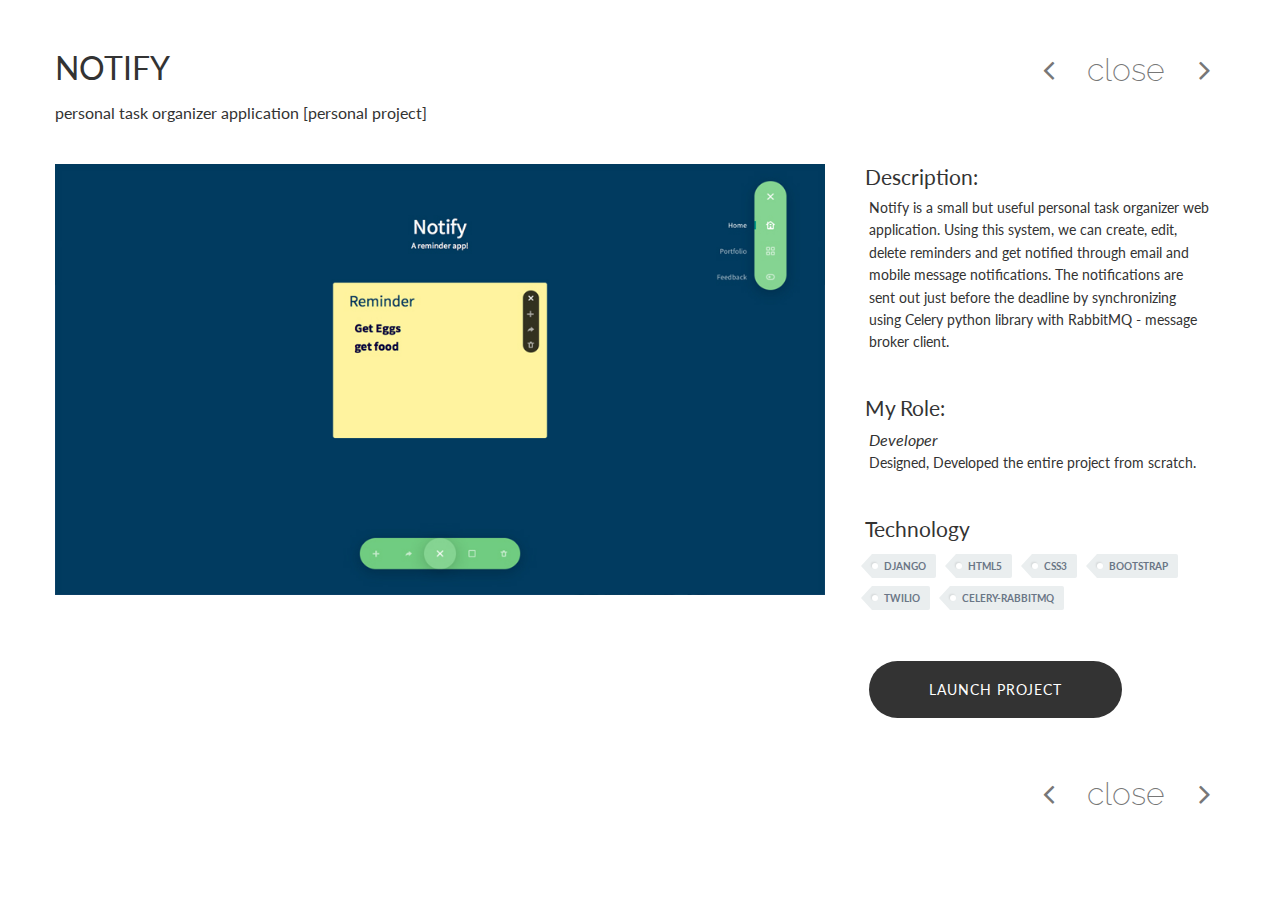
<file: project-04.html>
<!doctype html>
<html><!-- InstanceBegin template="/Templates/portfolio-details.dwt" codeOutsideHTMLIsLocked="false" -->

<!-- Mirrored from themes.pixelwars.org/bookcard/portfolio-item-01.html by HTTrack Website Copier/3.x [XR&CO'2014], Sun, 03 Sep 2017 05:56:34 GMT -->
<head>

    <meta charset="utf-8" />
    <meta name="viewport" content="width=device-width, initial-scale=1, maximum-scale=1">
    <meta http-equiv="X-UA-Compatible" content="IE=edge,chrome=1" >
    <meta name="description" content="BookCard - Responsive HTML5 vCard Template">
    <meta name="keywords" content="vcard, html5, portfolio">
    <meta name="author" content="Pixelwars">

    <title>Notify | Lakshmanan Vivek</title>

    <!-- FAV and TOUCH ICONS -->
    <link rel="shortcut icon" href="images/ico/favicon.ico">
    <link rel="apple-touch-icon" href="images/ico/apple-touch-icon.png"/>

    <!-- SCRIPTS -->
    <script type="text/javascript" src="js/modernizr.js"></script>
    <!--[if lte IE 9]>
    <script src="js/html5shiv.js"></script>
    <script src="js/selectivizr-min.js"></script>
    <![endif]-->

    <!-- FONTS -->
    <link href='http://fonts.googleapis.com/css?family=Lato:100,300,400,700,900,100italic,300italic,400italic,700italic,900italic' rel='stylesheet' type='text/css'>
    <link href='http://fonts.googleapis.com/css?family=Alfa+Slab+One|Nixie+One|Raleway:200,800' rel='stylesheet' type='text/css'>
    <link href='http://fonts.googleapis.com/css?family=Tulpen+One|Sacramento' rel='stylesheet' type='text/css'>

    <!-- STYLES -->
    <link rel="stylesheet" type="text/css" media="print" href="css/print.css">
    <link rel="stylesheet" type="text/css" href="css/normalize.css">
    <link rel="stylesheet" type="text/css" href="css/bootstrap.min.css">
    <link rel="stylesheet" type="text/css" href="css/animate.css">
    <link rel="stylesheet" type="text/css" href="css/book.css" />
    <link rel="stylesheet" type="text/css" href="css/font-awesome.css">
    <link rel="stylesheet" type="text/css" href="css/jquery.fancybox-1.3.4.css">
    <link rel="stylesheet" type="text/css" href="css/main.css">

    <!-- SCRIPTS -->
    <!-- Grab Google CDN's jQuery, with a protocol relative URL; fall back to local if offline -->
    <script src="http://ajax.googleapis.com/ajax/libs/jquery/1.8.3/jquery.min.js"></script>
    <script>window.jQuery || document.write('<script src="js/jquery-1.8.3.min.js"><\/script>')</script>
    <script src="js/jquery.fitvids.js"></script>
    <script>
        $(function() { $(".portfolio-single").fitVids(); })
    </script>

</head>

<body class="p-single">



<div class="portfolio-single container">

    <div class="row">

        <!-- InstanceBeginEditable name="Content" -->


        <!-- TITLE - column 8/12 -->
        <div class="span8 portfolio-field portfolio-title">
            <h2>NOTIFY</h2>
            <h4>personal task organizer application [personal project]</h4>
        </div>
        <!-- TITLE - column 8/12 -->


        <!-- PORTFOLIO-NAV - column 4/12 -->
        <div class="span4 portfolio-field portfolio-nav">
            <a class="icon button prev ajax" href="project-03.html"></a>
            <a class="icon button back" href="./index.html#portfolio">close</a>
            <a class="icon button next ajax" href="project-05.html"></a>
        </div>
        <!-- PORTFOLIO-NAV - column 4/12 -->


        <!-- PORTFOLIO-IMAGES - column 8/12 -->
        <div class="span8 portfolio-field">
            <img src="images/portfolio/single/single-project-04.jpg" alt="project">
            <!--<img src="images/portfolio/single/single-05.jpg" alt="project">-->
        </div>
        <!-- PORTFOLIO-IMAGES - column 8/12 -->


        <!-- PORTFOLIO SIDEBAR - column 4/12 -->
        <div class="span4 portfolio-field">


            <h3>Description: </h3>
            <p>Notify is a small but useful personal task organizer web application. Using this system, we can create, edit, delete reminders and get notified through email and mobile message notifications. The notifications are sent out just before the deadline by synchronizing using Celery python library with RabbitMQ - message broker client.</p>
            <h3>My Role: </h3>
            <p> <span style="font-style: oblique; font-size: medium">Developer</span> <br /> Designed, Developed the entire project from scratch.</p>

            <h3>Technology</h3>
            <ul class="tags">
                <li><a>Django</a></li>
                <li><a>HTML5</a></li>
                <li><a>CSS3</a></li>
                <li><a>Bootstrap</a></li>
                <li><a>Twilio</a></li>
                <li><a>Celery-RabbitMQ</a></li>
            </ul>

            <div class="launch">
                <a href="https://github.com/1amvivek/Notify" target="_blank" class="btn">LAUNCH PROJECT</a>
            </div>

        </div>
        <!-- PORTFOLIO SIDEBAR - column 4/12 -->

        <!-- PORTFOLIO-NAV BOTTOM - column 12/12 -->
        <div class="span12 portfolio-field portfolio-nav bottom">
            <a class="icon button prev ajax" href="project-03.html"></a>
            <a class="icon button back" href="./index.html">close</a>
            <a class="icon button next ajax" href="project-05.html"></a>
        </div>
        <!-- PORTFOLIO-NAV BOTTOM - column 12/12 -->

        <!-- InstanceEndEditable -->

    </div>

</div>



</body>
<!-- InstanceEnd -->
<!-- Mirrored from themes.pixelwars.org/bookcard/portfolio-item-01.html by HTTrack Website Copier/3.x [XR&CO'2014], Sun, 03 Sep 2017 05:56:37 GMT -->
</html>
</file>
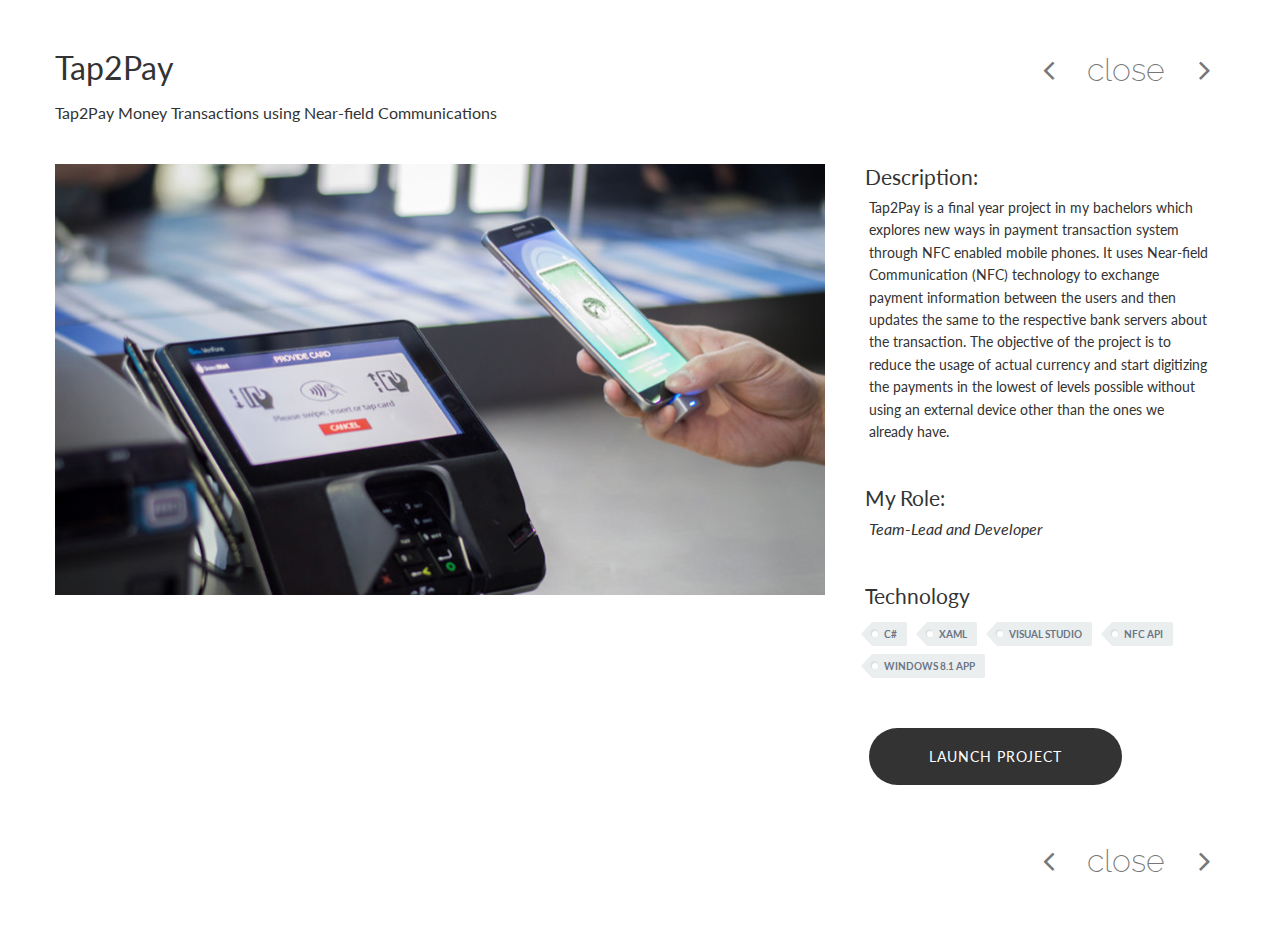
<file: project-05.html>
<!doctype html>
<html><!-- InstanceBegin template="/Templates/portfolio-details.dwt" codeOutsideHTMLIsLocked="false" -->

<!-- Mirrored from themes.pixelwars.org/bookcard/portfolio-item-01.html by HTTrack Website Copier/3.x [XR&CO'2014], Sun, 03 Sep 2017 05:56:34 GMT -->
<head>

    <meta charset="utf-8" />
    <meta name="viewport" content="width=device-width, initial-scale=1, maximum-scale=1">
    <meta http-equiv="X-UA-Compatible" content="IE=edge,chrome=1" >
    <meta name="description" content="BookCard - Responsive HTML5 vCard Template">
    <meta name="keywords" content="vcard, html5, portfolio">
    <meta name="author" content="Pixelwars">

    <title>Tap2Pay | Lakshmanan Vivek </title>

    <!-- FAV and TOUCH ICONS -->
    <link rel="shortcut icon" href="images/ico/favicon.ico">
    <link rel="apple-touch-icon" href="images/ico/apple-touch-icon.png"/>

    <!-- SCRIPTS -->
    <script type="text/javascript" src="js/modernizr.js"></script>
    <!--[if lte IE 9]>
    <script src="js/html5shiv.js"></script>
    <script src="js/selectivizr-min.js"></script>
    <![endif]-->

    <!-- FONTS -->
    <link href='http://fonts.googleapis.com/css?family=Lato:100,300,400,700,900,100italic,300italic,400italic,700italic,900italic' rel='stylesheet' type='text/css'>
    <link href='http://fonts.googleapis.com/css?family=Alfa+Slab+One|Nixie+One|Raleway:200,800' rel='stylesheet' type='text/css'>
    <link href='http://fonts.googleapis.com/css?family=Tulpen+One|Sacramento' rel='stylesheet' type='text/css'>

    <!-- STYLES -->
    <link rel="stylesheet" type="text/css" media="print" href="css/print.css">
    <link rel="stylesheet" type="text/css" href="css/normalize.css">
    <link rel="stylesheet" type="text/css" href="css/bootstrap.min.css">
    <link rel="stylesheet" type="text/css" href="css/animate.css">
    <link rel="stylesheet" type="text/css" href="css/book.css" />
    <link rel="stylesheet" type="text/css" href="css/font-awesome.css">
    <link rel="stylesheet" type="text/css" href="css/jquery.fancybox-1.3.4.css">
    <link rel="stylesheet" type="text/css" href="css/main.css">

    <!-- SCRIPTS -->
    <!-- Grab Google CDN's jQuery, with a protocol relative URL; fall back to local if offline -->
    <script src="http://ajax.googleapis.com/ajax/libs/jquery/1.8.3/jquery.min.js"></script>
    <script>window.jQuery || document.write('<script src="js/jquery-1.8.3.min.js"><\/script>')</script>
    <script src="js/jquery.fitvids.js"></script>
    <script>
        $(function() { $(".portfolio-single").fitVids(); })
    </script>

</head>

<body class="p-single">



<div class="portfolio-single container">

    <div class="row">

        <!-- InstanceBeginEditable name="Content" -->


        <!-- TITLE - column 8/12 -->
        <div class="span8 portfolio-field portfolio-title">
            <h2>Tap2Pay</h2>
            <h4>Tap2Pay Money Transactions using Near-field Communications</h4>
        </div>
        <!-- TITLE - column 8/12 -->


        <!-- PORTFOLIO-NAV - column 4/12 -->
        <div class="span4 portfolio-field portfolio-nav">
            <a class="icon button prev ajax" href="project-04.html"></a>
            <a class="icon button back" href="./index.html#portfolio">close</a>
            <a class="icon button next ajax" href="project-01.html"></a>
        </div>
        <!-- PORTFOLIO-NAV - column 4/12 -->


        <!-- PORTFOLIO-IMAGES - column 8/12 -->
        <div class="span8 portfolio-field">
            <img src="images/portfolio/single/single-project-05.jpg" alt="project">
            <!--<img src="images/portfolio/single/single-05.jpg" alt="project">-->
        </div>
        <!-- PORTFOLIO-IMAGES - column 8/12 -->


        <!-- PORTFOLIO SIDEBAR - column 4/12 -->
        <div class="span4 portfolio-field">


            <h3>Description: </h3>
            <p>Tap2Pay is a final year project in my bachelors which explores new ways in payment transaction system through NFC enabled mobile phones. It uses Near-field Communication (NFC) technology to exchange payment information between the users and then updates the same to the respective bank servers about the transaction. The objective of the project is to reduce the usage of actual currency and start digitizing the payments in the lowest of levels possible without using an external device other than the ones we already have.</p>
            <h3>My Role: </h3>
            <p> <span style="font-style: oblique; font-size: medium">Team-Lead and Developer</span> <br /></p>

            <h3>Technology</h3>
            <ul class="tags">
                <li><a>C#</a></li>
                <li><a>XAML</a></li>
                <li><a>Visual Studio</a></li>
                <li><a>NFC API</a></li>
                <li><a>Windows 8.1 app</a></li>
            </ul>

            <div class="launch">
                <a href="https://github.com/1amvivek/Tap2Pay" target="_blank" class="btn">LAUNCH PROJECT</a>
            </div>

        </div>
        <!-- PORTFOLIO SIDEBAR - column 4/12 -->

        <!-- PORTFOLIO-NAV BOTTOM - column 12/12 -->
        <div class="span12 portfolio-field portfolio-nav bottom">
            <a class="icon button prev ajax" href="project-04.html"></a>
            <a class="icon button back" href="./index.html">close</a>
            <a class="icon button next ajax" href="project-01.html"></a>
        </div>
        <!-- PORTFOLIO-NAV BOTTOM - column 12/12 -->

        <!-- InstanceEndEditable -->

    </div>

</div>



</body>
<!-- InstanceEnd -->
<!-- Mirrored from themes.pixelwars.org/bookcard/portfolio-item-01.html by HTTrack Website Copier/3.x [XR&CO'2014], Sun, 03 Sep 2017 05:56:37 GMT -->
</html>
</file>
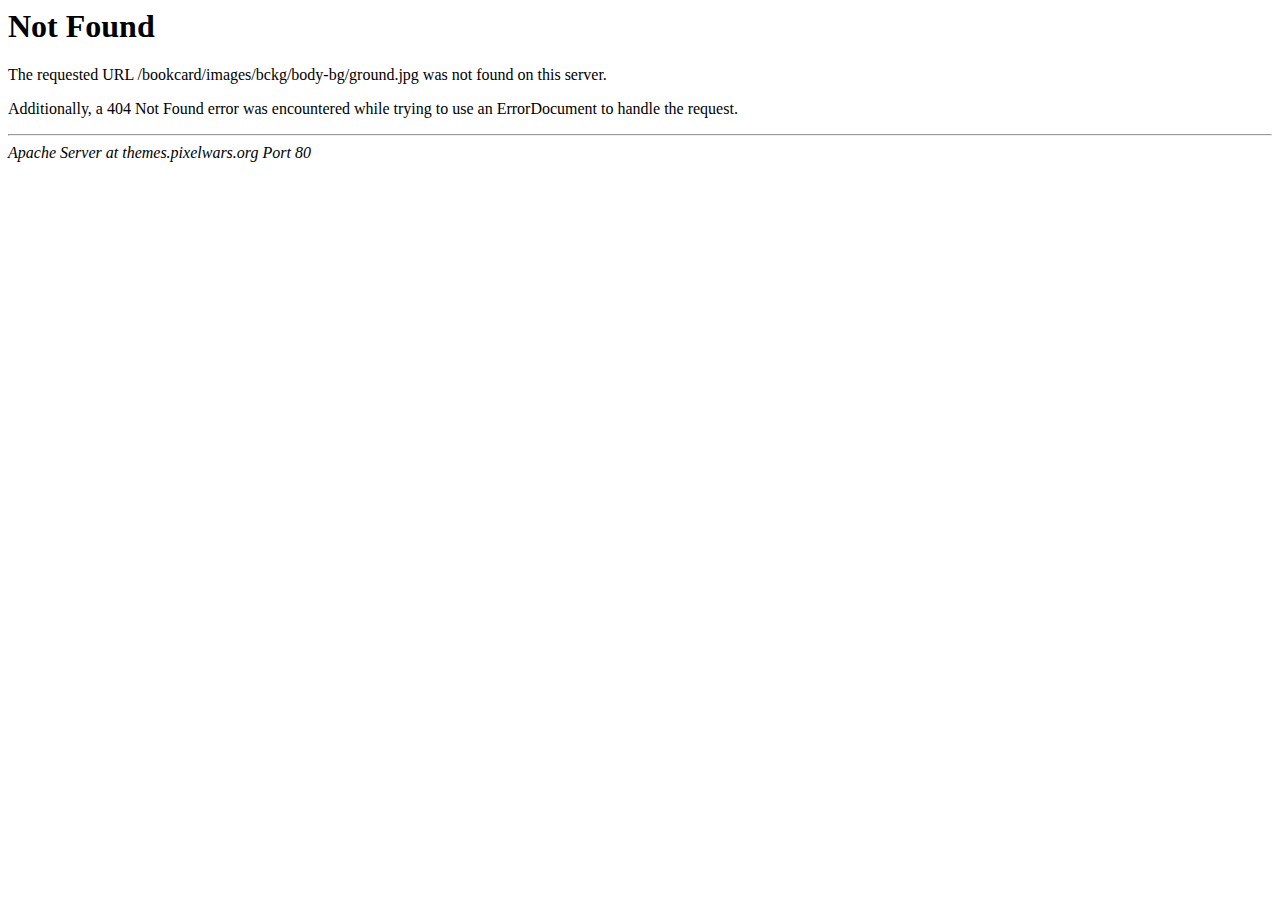
<file: images/bckg/body-bg/ground.html>
<!DOCTYPE HTML PUBLIC "-//IETF//DTD HTML 2.0//EN">
<html><head>
<title>404 Not Found</title>
</head><body>
<h1>Not Found</h1>
<p>The requested URL /bookcard/images/bckg/body-bg/ground.jpg was not found on this server.</p>
<p>Additionally, a 404 Not Found
error was encountered while trying to use an ErrorDocument to handle the request.</p>
<hr>
<address>Apache Server at themes.pixelwars.org Port 80</address>
</body></html>
</file>
<file: css/print.css>
/* Print Style Sheet */
@media print {
body {background:white; 
     font-size:10pt; 
     margin:0 }

#content{ margin-left:0; 
     float:none; 
     width:auto }
#content a { font-weight:bold;}
#content{ margin-left:0; 
     float:none; 
     width:auto }
#footer, .ad { display:none }
h1, h2, h3, h4, h5, h6 { page-break-after:avoid; 
     page-break-inside:avoid }
h3 { margin-left:10px; 
     margin-bottom:0px; 
     padding-bottom:0px }
blockquote, table, pre { page-break-inside:avoid }
ul, ol, dl  { page-break-before:avoid }
img { page-break-inside:avoid; 
     page-break-after:avoid; }

/* ------------------------------------------ 
   ---------------------  SAFE MOD */
.rm-container .rm-back, .rm-container.rm-open .rm-cover, .rm-container.rm-open .rm-right, .rm-container.rm-in .rm-cover, .rm-container.rm-in .rm-right, .rm-container.rm-in .rm-wrapper {
	-webkit-transform: none !important;
	-moz-transform: none !important;
	-o-transform: none !important;
	-ms-transform: none !important;
	transform: none !important;
	display: block !important;
}

.rm-container {
	-webkit-perspective: 0px;
	-moz-perspective: 0px;
	-o-perspective: 0px;
	-ms-perspective: 0px;
	perspective: 0px; }
.rm-wrapper { position: static; background: #fff; }
.rm-close, .rm-overlay { display: none; }
#header, .rm-button-open { display:none !important; }
.rm-wrapper,
.rm-wrapper > div { position: static; }
body { width:auto; height:auto; overflow: visible; }
.main { height:auto; }
.page { height:auto; }
.antiscroll-wrap { position:relative; top:auto; bottom:auto; left:auto; overflow:hidden; }
.antiscroll-inner { position:relative; }
#pages { position:relative !important; height:auto; }
.rm-wrapper > div > div { position: static; background: #fff; }
	 
}
</file>
<file: css/book.css>
.main { height:100%; }
.rm-container {
	width: 32%;
	height: 100%;
	max-width: 560px;
	margin: 0 auto;
	position: relative;
	-webkit-perspective: 1600px;
	-moz-perspective: 1600px;
	-o-perspective: 1600px;
	-ms-perspective: 1600px;
	perspective: 1600px;
}

.rm-wrapper { height:auto; }
.rm-wrapper,
.rm-wrapper,
.rm-wrapper > div {
	width: 100%;
	height: 100%;
	left: 0;
	top: 0;
	position: absolute;
	-webkit-transform-style: preserve-3d;
	-moz-transform-style: preserve-3d;
	-o-transform-style: preserve-3d;
	-ms-transform-style: preserve-3d;
	transform-style: preserve-3d;
}
.rm-wrapper { position:absolute; top:40px; bottom:40px; height:auto; }

.rm-wrapper .rm-cover {
	-webkit-transform-origin: 0% 50%;
	-webkit-transition-delay: 0.2s;
	-moz-transform-origin: 0% 50%;
	-moz-transition-delay: 0.2s;
	-o-transform-origin: 0% 50%;
	-o-transition-delay: 0.2s;
	-ms-transform-origin: 0% 50%;
	-ms-transition-delay: 0.2s;
	transform-origin: 0% 50%;
	transition-delay: 0.2s;
}

.rm-wrapper .rm-right {
	-webkit-transform-origin: 100% 50%;
	-webkit-transition-delay: 0s;
	-moz-transform-origin: 100% 50%;
	-moz-transition-delay: 0s;
	-o-transform-origin: 100% 50%;
	-o-transition-delay: 0s;
	-ms-transform-origin: 100% 50%;
	-ms-transition-delay: 0s;
	transform-origin: 100% 50%;
	transition-delay: 0s;
}

.rm-wrapper > div > div {
	width: 100%;
	height: 100%;
	position: absolute;
	/*padding: 30px;*/
}

.rm-container .rm-front,
.rm-container .rm-back {
	-webkit-backface-visibility: hidden;
	-moz-backface-visibility: hidden;
	-o-backface-visibility: hidden;
	-ms-backface-visibility: hidden;
	backface-visibility: hidden;
}

html:not(.safe-mod) .rm-container .rm-back {
	-webkit-transform: rotateY(-180deg);
	-moz-transform: rotateY(-180deg);
	-o-transform: rotateY(-180deg);
	-ms-transform: rotateY(-180deg);
	transform: rotateY(-180deg);
}

.rm-overlay {
	position: absolute;
	width: 10%;
	height: 100%;
	top: 0;
	right: 0;
	pointer-events: none;
	background: -moz-linear-gradient(left, rgba(0,0,0,0) 0%, rgba(0,0,0,0.04) 100%);
	background: -webkit-gradient(linear, left top, right top, color-stop(0%,rgba(0,0,0,0)), color-stop(100%,rgba(0,0,0,0.04)));
	background: -webkit-linear-gradient(left, rgba(0,0,0,0) 0%,rgba(0,0,0,0.04) 100%);
	background: -o-linear-gradient(left, rgba(0,0,0,0) 0%,rgba(0,0,0,0.04) 100%);
	background: -ms-linear-gradient(left, rgba(0,0,0,0) 0%,rgba(0,0,0,0.04) 100%);
	background: linear-gradient(to right, rgba(0,0,0,0) 0%,rgba(0,0,0,0.04) 100%);
}



/* Transitions */
.rm-wrapper,
.rm-wrapper > div {
	-webkit-transition: all 0.6s ease-in-out, height 0s;
	-moz-transition: all 0.6s ease-in-out;
	-o-transition: all 0.6s ease-in-out, height 0s;
	-ms-transition: all 0.6s ease-in-out, height 0s;
	transition: all 0.6s ease-in-out, height 0s;
}
.safe-mod .rm-wrapper,
.safe-mod .rm-wrapper > div, .safe-mod .rm-wrapper > div > div {
	-webkit-transition: none;
	-moz-transition: none;
	-o-transition: none;
	-ms-transition: none;
	transition: none;
}



.rm-close {
	height:0;
}

.rm-container.rm-open .rm-cover {
	-webkit-transform: rotateY(-180deg);
	-webkit-transition-delay: 0s;
	-moz-transform: rotateY(-180deg);
	-moz-transition-delay: 0s;
	-o-transform: rotateY(-180deg);
	-o-transition-delay: 0s;
	-ms-transform: rotateY(-180deg);
	-ms-transition-delay: 0s;
	transform: rotateY(-180deg);
	transition-delay: 0s;
}

.rm-container.rm-open .rm-right {
	-webkit-transform: rotateY(180deg);
	-webkit-transition-delay: 0.2s;
	-moz-transform: rotateY(180deg);
	-moz-transition-delay: 0.2s;
	-o-transform: rotateY(180deg);
	-o-transition-delay: 0.2s;
	-ms-transform: rotateY(180deg);
	-ms-transition-delay: 0.2s;
	transform: rotateY(180deg);
	transition-delay: 0.2s;
}

.rm-container.rm-in .rm-cover {
	-webkit-transform: rotateY(-150deg);
	-moz-transform: rotateY(-150deg);
	-o-transform: rotateY(-150deg);
	-ms-transform: rotateY(-150deg);
	transform: rotateY(-150deg);
}

.rm-container.rm-in .rm-right {
	-webkit-transform: rotateY(150deg);
	-moz-transform: rotateY(150deg);
	-o-transform: rotateY(150deg);
	-ms-transform: rotateY(150deg);
	transform: rotateY(150deg);
}

.rm-container.rm-in .rm-wrapper {
	-webkit-transform: translateZ(-500px);
	-moz-transform: translateZ(-500px);
	-o-transform: translateZ(-500px);
	-ms-transform: translateZ(-500px);
	transform: translateZ(-500px);
}

.rm-container.rm-in .rm-cover, 
.rm-container.rm-in .rm-right,
.rm-container.rm-nodelay .rm-right {
	-webkit-transition-delay: 0s;
	-moz-transition-delay: 0s;
	-o-transition-delay: 0s;
	-ms-transition-delay: 0s;
	transition-delay: 0s;
}

.rm-container.rm-in .rm-modal {
	-webkit-transform: translateZ(0px);
	-moz-transform: translateZ(0px);
	-o-transform: translateZ(0px);
	-ms-transform: translateZ(0px);
	transform: translateZ(0px);
	opacity: 1;
	pointer-events: auto;
}


/* Media Queries */
@media screen and (min-height: 600px) { 
	.rm-wrapper { top:60px; bottom:60px; }
}
@media screen and (min-height: 800px) { 
	.rm-wrapper { top:80px; bottom:80px; }
}
@media screen and (min-height: 900px) { 
	.rm-wrapper { top:120px; bottom:120px; }
}
@media screen and (min-height: 1000px) { 
	.rm-wrapper { top:140px; bottom:140px; }
}
@media screen and (max-width: 1100px) and (min-height: 1000px) { 
	.rm-wrapper { top:320px; bottom:320px; }
}


/* Page Shadow Middle */
.rm-wrapper .rm-middle {
	box-shadow: 2px 2px 10px rgba(0,0,0,0.5);
}

.rm-container.rm-open .rm-wrapper .rm-cover {
	box-shadow: 2px 4px 4px rgba(0,0,0,0.2);
}

.rm-container.rm-open .rm-wrapper .rm-right {
	box-shadow: -2px 4px 4px rgba(0,0,0,0.2);
}

.rm-container.rm-open .rm-wrapper .rm-middle {
	box-shadow: 0 6px 4px -2px rgba(0,0,0,0.2);
}


/* firefox weird z-index fix */
.rm-container.rm-closed .rm-wrapper > div.rm-right > div.rm-front { visibility:hidden; }
.rm-container .rm-wrapper > div.rm-right > div.rm-front { visibility:visible; }

.rm-wrapper .rm-cover { z-index:100; }
.rm-wrapper > div > div.rm-front { z-index:120; }
.rm-wrapper > div > div.rm-back { z-index:120; }
.rm-wrapper .rm-middle { z-index:50; }
.rm-wrapper .rm-right { z-index:60; }
</file>
<file: css/main.css>
/*
	Name: BookCard
	Description: Responsive HTML5 vCard Template
	Version: 1.2.2
	Author: pixelwars
*/


/* --- 
MAIN STYLE FILE */

/* BASE */
html, body { width:100%; height:100%; }
body { overflow: hidden; -webkit-text-size-adjust:none; }
.safe-mod body { overflow: visible; overflow-x: hidden; }
.p-overlay-on body { overflow: visible; }
.p-overlay-on.safe-mod .main { display: none; }

a { color: #C25337; text-decoration: none; outline: none; }
a:hover { color: #C00; }

iframe { border: none; }
p,ul,ol { font-size:.875em; line-height:160%; }
ul { list-style: square; }
img { width:auto; max-width:100%; height:auto; }
.cf:before, .cf:after { content: " "; display: table; }
.cf:after { clear: both; }

.easing, #header nav ul a, .btn, .portfolio-nav a.button, .social li a, input,textarea, .media-box .mask, .cover h1, .cover h2, .cover h3, .rm-close span, .cover .widget-twitter .twitter-link:before, .latest-from-blog a, .more a, .post-pagination li a, .navigation a { -webkit-transition: all 0.3s ease-out; -moz-transition: all 0.3s ease-out; -ms-transition: all 0.3s ease-out; -o-transition: all 0.3s ease-out; transition: all 0.3s ease-out; }
.easing-long { -webkit-transition: all 1.2s ease-out; -moz-transition: all 1.2s ease-out; -ms-transition: all 1.2s ease-out; -o-transition: all 1.2s ease-out; transition: all 1.2s ease-out; }
.center { text-align: center; }

/* -------------------------------------------- */
/* TYPOGRAPHY */
/* headings and paragraphs */
h1, h2, h3, h4, h5, h6 { font-weight: 400; }
h1 { font-size: 2.20em; margin: 0.8em 0 0.4em 0; }
h2 { font-size: 2.00em; margin: 1.0em 0 0.8em 0; }
h3 { font-size: 1.10em; margin: 1.0em 0 .6em 0; }
h4 { font-size: 1.00em; margin: 1.0em 0 .6em 0; }
h5 { font-size: 0.90em; margin: 1.0em 0 .8em 0; }
h6 { font-size: 0.85em; margin: 1.0em 0 .8em 0; }
p { margin: 1.2em 0; }


/* FONTS */
 
/* BODY */
body, input, textarea, select, button, input[type="button"], input[type="reset"], input[type="submit"]
{ font-family: Lato, Arial, serif; }

/* FONT AWESOME ICONS */
.fancy-ico:before, #fancybox-close:before, .icon, .icon:before, .portfolio-items .mask:before, #header ul li a:before, .widget-twitter .twitter-link:before, .widget-twitter ul li:before, .alert:before, .social li a.pinterest:before,  .social li a.instagram:before, .rm-close span:before { font-family: FontAwesome; font-weight: normal; text-align:left; font-style: normal; display: inline-block; text-decoration: inherit; }



/* ------------------------------------------ 
   ---------------------  LAYOUT */
.content { position:relative; padding: 2em; }
.content h2, .content h3 { margin: .4em 0 1.4em 0; text-align:center; }
.content h3 { margin: 2.2em 0 1.6em 0; }



/* ------------------------------------------ 
   ---------------------  SCROLLBAR */
.antiscroll-wrap { position:absolute; top:0; z-index:1; bottom:0; left:0; width:100%; overflow: hidden; }
.antiscroll-inner { overflow: scroll; width: 100%; height:100%; }
.antiscroll-inner::-webkit-scrollbar { width: 0; height: 0; }
.antiscroll-inner::scrollbar { width: 0; height: 0; }
.antiscroll-scrollbar { position: absolute; z-index: 3;
  background: gray;
  background: rgba(0, 0, 0, 0.5);
  -webkit-border-radius: 7px;
  border-radius: 7px;
  -webkit-box-shadow: 0 0 1px #fff;
  box-shadow: 0 0 1px #fff;
  opacity: 0;
  filter: progid:DXImageTransform.Microsoft.Alpha(Opacity=0);
  -webkit-transition: linear 300ms opacity;
  -moz-transition: linear 300ms opacity;
  -o-transition: linear 300ms opacity;
}
.antiscroll-scrollbar-shown { opacity: .3; filter: progid:DXImageTransform.Microsoft.Alpha(Opacity=30); }
.antiscroll-scrollbar-horizontal { height: 7px; margin-left: 2px; bottom: 2px; left: 0; }
.antiscroll-scrollbar-vertical { width: 7px; margin-top: 2px; right: 2px; top: 0; }
.antiscroll-scrollbar-vertical:active { opacity: .5; filter: progid:DXImageTransform.Microsoft.Alpha(Opacity=50); }



/* ------------------------------------------ 
   ---------------------  HEADER */
#header { display: none; position:relative; z-index:1000; width:100%; text-align:center; }
#header:before, #header:after { content: " "; display: table; }
#header:after { clear: both; }

/* MOBILE NAV MENU */
#header nav { position:relative; z-index:1100; }
#header nav ul { position:relative; padding:0; margin:0; font-size:.9em; list-style: none; }
#header nav ul li { float:left; width: 25%; margin: 0 ; }
#header nav ul a { display:block; line-height:70px; font-size: 20px; text-align: center; color: #ddd;
  text-shadow: 0 2px rgba(0, 0, 0, 0.12);
  background: #303335;
  border-left: 1px solid #555;
  border-right: 1px solid #232428;
  -webkit-box-shadow: inset 0 1px rgba(255, 255, 255, 0.05), inset 0 -1px 1px rgba(0, 0, 0, 0.15), 1px 0 rgba(0, 0, 0, 0.05), -1px 0 rgba(0, 0, 0, 0.05), 0 1px rgba(255, 255, 255, 0.05);
  box-shadow: inset 0 1px rgba(255, 255, 255, 0.05), inset 0 -1px 1px rgba(0, 0, 0, 0.15), 1px 0 rgba(0, 0, 0, 0.05), -1px 0 rgba(0, 0, 0, 0.05), 0 1px rgba(255, 255, 255, 0.05);
  }
#header nav ul li:first-child a { border-left: none; } 
#header nav ul li:last-child a { border-right: none; } 
#header nav ul a:hover { color: #eee; background: #222; }
/* Menu Icons */
#header ul li:nth-child(1) a:before { content: "\f104"; } /* Home */
#header ul li:nth-child(2) a:before { content: "\f022"; } /* Resume */
#header ul li:nth-child(3) a:before { content: "\f0b1"; } /* Portfolio */
#header ul li:nth-child(4) a:before { content: "\f0e0"; } /* Contact */


/* ------------------------------------------ 
   ---------------------  RESUME PAGE */
.history-group { padding-top: 0.4em; }
.history-unit { position: relative; padding: 0.5em 0; }
.history-unit .work-desc { margin-left: 124px; position:relative; margin-left: 126px; }
.history-unit .work-desc h4 { margin-top: 0; }
.history-unit .work-desc h5 { margin:.2em 0 .4em; font-size: .8em; color: #999; }
.history-unit .work-desc h5:before { content: "→ "; display:inline-block; margin-right:6px; }
.history-unit .work-desc p { margin-top: 0.6em; }
.history-unit h4, .skill-unit h4 { margin-bottom:2px; font-weight:400; }
.history-unit h4.work-time { position:relative; z-index:100; float:left; margin-top: 0; min-width: 80px; text-align: center; font-size: 2.2em; font-family: 'Tulpen One', cursive; padding: 4px 10px; border: 1px solid #ddd; border-radius: 4px; }
.history-unit:before { content: ""; position:absolute; z-index:90; top: 66px; left:50px; bottom: 4px; border-left: 1px dashed #ccc; }
.history-unit:last-child:before { display: none; }

/* Skills progress bars */
.skill-group { padding: 0 0 1.2em 0; }
.skill-unit { padding-bottom: .2em; }
.bar { position:relative; width: 100%; }
.bar .progress { position:absolute; top:0; left:0; width:0; height:100%; border-radius: 4px; }
/* Skills progress bars */
.bar { height:6px; }
.bar .progress { background: #333; }

/* About text */
h4.about-text { text-align: center; font-size: 1.4em; line-height: 160%; padding: .3em 0; }
.label { display: inline-block; padding: 0 .4em; border-radius: 2px; }

/* Testimonials */
.testo-group { padding: .4em 0; }
.testo { padding: 0.5em 0 1em 0; }
.testo img { float: left; max-width: 80px; border-radius: 50%; box-shadow: 0 1px 0 #fff inset; }
.testo .text { position:relative; margin-left: 114px; padding:1em 1.6em; border-left: 2px solid #555; background-color: #fff; }
.testo .text:before { content:""; position:absolute; top:2em; right:100%; width: 0; height: 0; border-top: 12px solid #555; border-left: 16px solid transparent; }
.testo .text h4 { margin: 0; }
.testo .text h4 span { display: inline-block; margin-left: 1em; font-size: .8em; color: #888; }
.testo .text p { margin: .6em 0 0.2em 0; line-height: 150%; color: #555; }

/* Services */
.service { text-align: center; padding: .4em 0 1.6em 0; }
.service:after { content: ""; display: block; max-width: 10%; margin: 0 auto; border-bottom: 1px solid #ccc; }
.service:last-child:after { display: none; } 
.service i { font-size: 2.8em; color: #777; text-shadow: 0 1px 0 #fff; }
.service p { margin-top: .4em; }
.service h4 { margin-top: .8em; }

/* Button */
.launch { text-align: center; padding: 2.6em 0; }
.btn { padding: 20px 60px; letter-spacing: 1px; font-size: .9em; border-radius: 40px; }



/* ------------------------------------------ 
   ---------------------  CONTACT PAGE */
.contact-form { padding-top: 2em; margin-top: 30px; background:url(../images/bckg/letter-lines.png) left top repeat-x; background-size: 45px 5px; }
.map { margin-bottom:30px; }
.map iframe { width:100%; border-width:0; outline:none; height:180px; }
#contact-form fieldset { border:0; padding:0; }
.contact-form p { margin: .8em 0; }
.contact-form p:before, .contact-form p:after { content: " "; display: table; }
.contact-form p:after { clear: both; }
label.error { display:none !important; }
input, textarea { display:block; padding:10px; border:0; border-radius:0; outline:0; background: #fff; border: 1px solid #ddd; box-shadow: none; -webkit-box-shadow: none; -webkit-appearance: none; }
textarea { height:80px; }
input:focus, textarea:focus { border-color: #aaa; }
input.error ,textarea.error { border-color: #C33; }
.contact-form label { display:block; float: left; width: 30%; }
.contact-form input, .contact-form textarea { display:block; float: left; width: 70% !important; -moz-box-sizing:border-box;-webkit-box-sizing:border-box;-ms-box-sizing:border-box;box-sizing:border-box; }
.contact-form textarea { height: 100px; }
.contact-form input.submit { width:auto !important; margin-top: 1.2em; float:right !important; }
.stamp { position:relative; float:right; margin-right: 0.4em; width:114px; height:134px; background:url(../images/bckg/stamp.png) 0 0 no-repeat; }
.stamp:after { content:""; position:absolute; top:0; left:0; width: 100%; height:100%; background:url(../images/bckg/stamp-mask.png) 0 0 no-repeat; }
.stamp img { display: block; width:94px; height: 114px; position:absolute; top:10px; left:10px; }
.letter { padding-bottom: 1.2em; }
.letter-info { float: left; margin-left: .4em; }
.letter-info h4 { margin: .5em 0 0 0; font-size: 2.2em; line-height: 120%; font-family: 'Sacramento', cursive; }
.letter-info p { margin: 0; }
img.ajax-loader { display: none; float: left; margin-top:34px; }
/* Alert */
.alert { display: none; position: fixed; z-index:9900; top: 50%; left: 50%; margin: -80px 0 0 -80px; font-size: 6em; line-height: 1; padding: .4em .5em; color: #fff; text-shadow: 2px 2px 4px rgba(0,0,0,.5); background: #000; background: rgba(0,0,0,.4); border-radius: 20px; }
.alert:before { content: "\f087"; }
.alert.error { background: #F30; background: rgba(180,20,0,.6); }
.alert.error:before { content: "\f088"; }


/* -------------------------------------------- */
/* PORTFOLIO */

/* Filters */
#filters { list-style:none; padding:0; margin: 0 0 1.2em 0; text-align: center; }
#filters li { display:inline-block; margin: 0 .7em .2em .7em; }
#filters li a { color: #999; font-size: 0.9em; padding-bottom: 2px; }
#filters li a:hover { color: #888; }
#filters .current a { border-bottom: 3px solid #333; }
#filters .current a, #filters .current a:hover  { color: #333; }

/* Portfolio Items */
.portfolio-items { min-height: 200px; width: 106%; margin-left: -3%; }
.portfolio-items .hentry { float:left; width: 40%; padding: 10px 15px; margin-bottom: 0; text-align: center; -moz-box-sizing:border-box;-webkit-box-sizing:border-box;-ms-box-sizing:border-box;box-sizing:border-box; }
.portfolio-items .hentry.x2 { width: 80%; }
.portfolio-items .hentry img { display: block; }
.portfolio-items .hentry h4 { color: #222; margin: 1em 0 .2em; font-size: .9em; font-weight:400; }
.portfolio-items .hentry p { font-size: .8em; margin: 0 0 .2em; padding-bottom: .8em; color: #888; text-shadow: 0 1px 0 #fff; border-bottom: 1px solid #ddd; }

.portfolio-items .media-box { position: relative; padding: 4px; background-color: #fff; 
border-radius: 2px;
-webkit-border-radius: 2px;
-webkit-box-shadow: 1px 1px 1px #d1d1d1;
box-shadow: 1px 1px 1px #d1d1d1; }
.portfolio-items .media-box:after, .portfolio-items .media-box:before { content: " "; position: absolute; width: 50%; height: 100px; z-index: -10; }
.portfolio-items .media-box:before { height: 75%; top: 15px; left: 0; width: 100%; 
-webkit-border-radius: 12px / 65px;
-ms-border-radius: 12px / 65px;
border-radius: 12px / 65px;
-webkit-box-shadow: 0 0 10px #555;
-ms-box-shadow: 0 0 10px #555;
-o-box-shadow: 0 0 10px #555;
box-shadow: 0 0 10px #555;
}
.portfolio-items .media-box:after { display: none; }
.media-box .mask { opacity:0; filter: alpha(opacity = 0); position: absolute; width: 100%; height: 100%; top: 0; left: 0; bottom:0; right:0; text-align: center; overflow: hidden; }
.media-box:hover .mask { opacity:1; filter: alpha(opacity = 100); }
.portfolio-items .mask:before { position:absolute; left: 0; top: 0; font-size: 14px; padding: 1.0em; line-height: 1; text-align: center; content: "\f0ca"; background: #fff; }
.portfolio-items .video .mask:before { content: "\f03d"; }
.portfolio-items .audio .mask:before { content: "\f001"; }
.portfolio-items .image .mask:before { content: "\f03e"; }
.portfolio-items .url .mask:before { content: "\f0c1"; }
.media-box .mask a { position:absolute; top: 0; left: 0; width: 100%; height: 100%; background:#fff; opacity:0; filter: alpha(opacity = 0); }

/**** Isotope Filtering ****/
.isotope-item { z-index: 2; }
.isotope-hidden.isotope-item { pointer-events: none; z-index: 1; }
.no-chrome .isotope,
.no-chrome .isotope .isotope-item {
  /* change duration value to whatever you like */
  -webkit-transition-duration: 0.8s;
     -moz-transition-duration: 0.8s;
      -ms-transition-duration: 0.8s;
       -o-transition-duration: 0.8s;
          transition-duration: 0.8s;
}
.no-chrome .isotope {
  -webkit-transition-property: height, width;
     -moz-transition-property: height, width;
      -ms-transition-property: height, width;
       -o-transition-property: height, width;
          transition-property: height, width;
}
.no-chrome .isotope .isotope-item {
  -webkit-transition-property: -webkit-transform, opacity;
     -moz-transition-property:    -moz-transform, opacity;
      -ms-transition-property:     -ms-transform, opacity;
       -o-transition-property:      -o-transform, opacity;
          transition-property:         transform, opacity;
}
/**** disabling Isotope CSS3 transitions ****/
.isotope.no-transition,
.isotope.no-transition .isotope-item,
.isotope .isotope-item.no-transition {
  -webkit-transition-duration: 0s;
     -moz-transition-duration: 0s;
      -ms-transition-duration: 0s;
       -o-transition-duration: 0s;
          transition-duration: 0s;
}

/* Lightbox */
.lightbox.hidden { display: none; }
.fancy-ico, #fancybox-close { font-size: 1em; }
#fancybox-close:before, .fancy-ico:before { display: inline; }
#fancybox-close:before { content: "\f00d"; font-size:1em; }
.fancy-ico:before { font-size: 3em; }
.fancy-ico { width: 50px; }
#fancybox-right-ico:before { content: "\f054"; }
#fancybox-left-ico:before { content: "\f053"; }
.fancy-ico, #fancybox-close { display:inline-block; padding:15px; line-height:64%; cursor:pointer; color: #fff; }
.fancy-ico:hover, #fancybox-close:hover { opacity:1; }
#fancybox-close { opacity: 1; color: #000; background: #fff; }
#fancybox-close:hover { background: #ddd; }


/* PORTFOLIO DETAILS */
.p-single { background: #fff; overflow: visible; }
.p-overlay { display:none; position: absolute; z-index: 3000; top:0; left:0;	width: 100%; height: auto; min-height:100%; overflow: auto; background: #fff; }
.portfolio-single { margin: 0 auto; }
.portfolio-single > .row { padding-top:1em; }
.portfolio-field { padding-top:2em; }
.portfolio-field p { margin-top:0; }
.portfolio-field img, .portfolio-field .fluid-width-video-wrapper, .portfolio-field video { margin-bottom:50px; }
.portfolio-title h2 { margin:0; font-size: 2em; }
.portfolio-field h3 { margin: 2em 0 .4em 0; padding-left:10px; font-size: 1.3em; }
.portfolio-field h3:first-child { margin-top:0; } 
.portfolio-field p { padding-left:14px; padding-right:14px; }
.portfolio-field .btn { margin:2em auto 2em; }
.portfolio-field .launch { text-align: left; padding-left: 14px; }

/* tags */
.tags{ margin:0 0 1em 0; padding:5px; list-style:none; }
.tags li { display:inline-block; }
.tags a{ display:inline-block; height:24px; line-height:24px; font-size:90%; position:relative; margin: 0 0 8px 20px; padding:0 10px 0 12px; color:#333; background:#ebebeb; }  
.tags a:before{ content:""; float:left; position:absolute; top:0; left:-12px; width:0; height:0; border-color:transparent; border-right-color:#FC0; border-style:solid; border-width:12px 12px 12px 0; border-right-color:#ebebeb; }
.tags a:after{ content:""; position:absolute; top:10px; left:0; float:left; width:4px; height:4px; border-radius:50%; box-shadow:-1px -1px 2px rgba(0,0,0,0.1); background:#fff; }

/* portfolio details nav */
.portfolio-nav { text-align:right; }
.portfolio-nav.bottom { margin-bottom:40px; }
.portfolio-nav .button { display:inline-block; min-width: 14px; text-align: center; padding: 8px 14px; line-height:90%; font-size:2em; cursor:pointer; border-radius:4px; }
.portfolio-nav .button:hover { opacity:1; }
.portfolio-nav a.button { color:#777; text-transform: none; border: 0; letter-spacing: 0; }
.portfolio-nav a.button:hover { color:#000; }
.icon.prev:before { content: "\f104"; }
.icon.next:before { content: "\f105"; }
.icon.back { font-family: "Raleway"; font-weight: 200; }

/* Ajax Loader */
.loader { position: fixed; top: 50%; left: 50%; width: 110px; height: 50px; margin-top: -25px; margin-left: -55px; overflow: hidden; z-index: 1104; display: none; background: url(../images/bckg/loader_dark.gif) center center no-repeat; background-color: #000; background-color: rgba(0,0,0,.8); border-radius: 4px; }
@media  (-webkit-min-device-pixel-ratio: 1.5), (min-resolution: 192dpi) { 
	.laoder { background-size: 70px 24px; background-image: url(../images/bckg/loader_dark%402x.gif); }   
}

/* SOCIAL */
@font-face { font-family: 'JustVectorRegular'; font-weight: normal; font-style: normal;
    src: url('fonts/justvector/justvector-webfont.eot');
    src: url('fonts/justvector/justvector-webfontd41d.eot?#iefix') format('eot'),
         url('fonts/justvector/justvector-webfont.woff') format('woff'),
         url('fonts/justvector/justvector-webfont.ttf') format('truetype'),
         url('fonts/justvector/justvector-webfont.svg#webfontmuk63VQd') format('svg');
}
.social { padding:0; margin:2em 0; list-style:none; text-align: center; }
.social li { display:inline-block; padding:0; margin-bottom: -3px; }
.social li a { display:block; float:left; margin: 0 .1em .2em 0; line-height:100%; text-align:center; font-family: 'JustVectorRegular'; font-size:21px; padding: 9px 8px 7px 8px; min-width:21px; max-height:24px; color:#444; border-radius: 50%; border: 1px solid #ddd; }

.social li a.facebook:before { content: 'X'; }
.social li a.twitter:before { content: '_'; }
.social li a.flickr:before { content: 'b'; }
.social li a.rss:before { content: '*'; }
.social li a.dribble:before { content: 'S'; }
.social li a.lastfm:before { content: 'u'; }
.social li a.linkedin:before { content: 'v'; }
.social li a.vimeo:before { content: '!'; }
.social li a.google:before { content: 'k'; }
.social li a.forrst:before { content: 'd'; }
.social li a.skype:before { content: ':'; }
.social li a.picassa:before { content: '8'; }
.social li a.youtube:before { content: "'"; }
.social li a.tumblr:before { content: '\\'; }
.social li a.behance:before { content: 'G'; }
.social li a.blogger:before { content: 'J'; }
.social li a.delicious:before { content: 'L'; }
.social li a.digg:before { content: 'Q'; }
.social li a.friendfeed:before { content: 'f'; }
.social li a.github:before { content: 'j'; }
.social li a.wordpress:before { content: '$'; }

.social li a:hover { color:#fff !important; background-color:#000; border-color: #fff; }
.social li a.facebook:hover { background-color:#3c5fac; }
.social li a.twitter:hover { background-color:#5ec3df; }
.social li a.flickr:hover { background-color:#FF0084; }
.social li a.rss:hover { background-color:#ff9900; }
.social li a.dribble:hover { background-color:#EA4C89; }
.social li a.lastfm:hover { background-color:#D51007; }
.social li a.linkedin:hover { background-color:#2089b5; }
.social li a.vimeo:hover { background-color:#0dadd6; }
.social li a.google:hover { background-color:#c63d2d; }
.social li a.forrst:hover { background-color:#5b9a68; }
.social li a.skype:hover { background-color:#00aff0; }
.social li a.picassa:hover { background-color:#ffd34e; }
.social li a.youtube:hover { background-color:#c8312b; }
.social li a.pinterest:hover { background-color:#cb2027; }
.social li a.tumblr:hover { background-color: #2C4762; }
.social li a.behance:hover { background-color: #3878F6; }
.social li a.blogger:hover { background-color: #fc9947; }
.social li a.delicious:hover { background-color: #3274d1; }
.social li a.digg:hover { background-color: #205891; }
.social li a.friendfeed:hover { background-color: #2f72c4; }
.social li a.github:hover { background-color: #000; }
.social li a.wordpress:hover { background-color: #0083b3; }
.social li a.instagram:hover { background-color:#3f729b; }
.social li a.pinterest:before { content: "\f0d2"; }
.social li a.instagram:before { content: "\f083"; }


/* TWITTER WIDGET ON CONTENT PAGE */
.content .widget-twitter ul { list-style: none; padding:0; }
.content .widget-twitter ul li { position: relative; margin-bottom:3em; padding-top:.4em; }
.content .widget-twitter ul li:before { content: "\f099"; position: absolute; top: 0; left: 0; font-size:24px; color: #ccc; text-shadow: 0 1px 0 #fff; }
.content .widget-twitter ul li span { position:relative; display:block; margin-left:4em; padding:1em 1.4em; background:#fff; }
.content .widget-twitter ul li span:before { content:''; position:absolute; top:0; right:100%; width: 0; height: 0; border-top: 13px solid #fff; border-left: 15px solid transparent; }
.content .widget-twitter ul li span + a { float:right; margin-top:.4em; color:#aaa; }

/* TWITTER WIDGET ON COVER PAGE */
.cover .widget-twitter { position: absolute; bottom: 0; left: 0; width: 100%; max-height: 64px; }
.cover .widget-twitter ul { list-style: none; margin: 0; padding: .9em .9em .9em 0; min-height: 40px; background: #fff; }
.cover .widget-twitter ul li { margin-left: 70px; }
.cover .widget-twitter ul li span { position:relative; }
.cover .widget-twitter ul li span + a { margin-left: 1em; color:#aaa; }
/* update : v.1.1 */
.widget-twitter ul li p { margin: 0; display: inline; }
.widget-twitter ul li p.interact { display: none; }
.widget-twitter ul li p.timePosted { margin-left: 1.2em; color:#aaa; }
/* update : v.1.2 */
.cover .widget-twitter .twitter-link:before { content: "\f099"; position: absolute; top: 15px; left: 15px; line-height: 1; padding: .6em; font-size:18px; color: #fff; background: #0CF; border-radius: 50%; }
.cover .widget-twitter .twitter-link:hover:before { background: #222; }

/* COVER PAGE */
.cover-image-holder { display: none; }
.cover { position: relative; z-index:1000; width:100%; height:100%; overflow:hidden; background-position: center center; background-repeat: no-repeat; background-size: cover; }
.cover h1 { display: block; width: 100%; margin: 0 auto; padding: .5em 0 .1em 0; text-align: center; color: #fff; line-height: 1; letter-spacing: 1px; font-size: 62px; font-family: 'Alfa Slab One'; text-shadow: 8px 7px 0px rgba(0, 0, 0, 0.1); }
.cover h2 { display: block; width: 100%; margin: 0% 0 8% 0%; padding: 0; text-align: center; line-height: 1.2; letter-spacing: 1px; color: #fff; font-size: 16px; font-family: 'Nixie One'; }
.cover h3 { display: block; width: 30%; margin: 5% 0 0 4%; padding: 0; text-align: left; letter-spacing: 1px; font-size: 18px; font-family: 'Raleway'; font-weight: 200; color:#fff; }
.cover h3 span { display: block; font-weight:800; color: #FC0; }
.cover h2, .cover h3 { text-shadow: rgba(0,0,0,.4) 1px 1px 0, rgba(0,0,0,.4) 2px 2px 0; }


/* OPEN BUTTON */
a.rm-button-open { position: absolute; top: 50%; margin-top: -20px; right: -10px; }
a.rm-button-open:hover { right:0; }
.ribbon { text-align: center;
   background: #d64b4b;
   -webkit-box-shadow: rgba(000,000,000,0.4) 1px 1px 1px;
   -moz-box-shadow: rgba(000,000,000,0.4) 1px 1px 1px;
   box-shadow: rgba(000,000,000,0.4) 1px 1px 1px;
   -webkit-transition: all 0.2s ease-out;  /* Safari 3.2+, Chrome */
     -moz-transition: all 0.2s ease-out;  /* Firefox 4-15 */
       -o-transition: all 0.2s ease-out;  /* Opera 10.5–12.00 */
          transition: all 0.2s ease-out;  /* Firefox 16+, Opera 12.50+ */
}
.ribbon strong { display: block; margin:0 0 0 -20px; padding: 0 20px 0 14px; position: relative; z-index: 295; font-size: 15px!important; font-weight: bold; line-height:42px; min-height: 42px; color: #811919; text-shadow: 0 1px 0 rgba(255,255,255,.2); }
a.ribbon { color: #630f0f; }
a.ribbon:hover { color: #000; }
.ribbon:before { content: ''; position: absolute; display: block; top: 0; border: 24px solid #d64b4b; z-index: -1; }
.ribbon:before { left: -48px; border-right-width: 24px; border-left-color: transparent;
   -webkit-box-shadow: rgba(000,000,000,0.4) 1px 1px 1px;
   -moz-box-shadow: rgba(000,000,000,0.4) 1px 1px 1px;
   box-shadow: rgba(000,000,000,0.4) 1px 1px 1px; 
}
.ribbon .ribbon-content:before { left: 0; border-width: 1em 0 0 1em; }
.ribbon-stitches-top { display: block; margin-top:2px; margin-left: -40px; border-top: 1px dashed rgba(0, 0, 0, 0.2);
   -moz-box-shadow: 0px 0px 2px rgba(255, 255, 255, 0.5);
   -webkit-box-shadow: 0px 0px 2px rgba(255, 255, 255, 0.5);
   box-shadow: 0px 0px 2px rgba(255, 255, 255, 0.5);
}
.ribbon-stitches-bottom { display: block; margin-bottom:2px; margin-left: -40px; border-top: 1px dashed rgba(0, 0, 0, 0.2);
   -moz-box-shadow: 0px 0px 2px rgba(255, 255, 255, 0.4);
   -webkit-box-shadow: 0px 0px 2px rgba(255, 255, 255, 0.4);
   box-shadow: 0px 0px 2px rgba(255, 255, 255, 0.4);
}



/* CLOSE BUTTON */
.rm-close { color: #fff; position: absolute; top: 0; right: 30px; cursor: pointer; z-index:300; }
.rm-close:hover { color: #ccc; }
.rm-close span { display:inline-block; margin-top: 14px; }
.rm-close span:before {content: "\f00d"; font-size: 20px;}
.rm-close { background: #333; border-left: 1px dashed #888; border-right: 1px dashed #888; box-shadow: 3px 0 0 #333, -3px 0 0 #333; text-align: center; width: 40px; height:50px; }
.rm-close:after,
.rm-close:before { border-top: 15px solid #333; content: ''; height: 0; position: absolute; top: 100%; width: 0; }
.rm-close:after { border-left: 25px solid transparent; right: -4px; }
.rm-close:before { border-right: 25px solid transparent; left: -4px; }



/* HOMEPAGE COVER BLOG LINK */
.latest-from-blog {
	margin: 22px 0; position: absolute; bottom: 60px; right: 0; left: 0;
	}
.latest-from-blog h3 {
    width: 320px; font-size: 12px !important; padding: 6px; padding-left: 4%; background: #111; margin: 0; text-transform: uppercase;
	}
.latest-from-blog h3 a:before {
	content: " - ";
	}
.latest-from-blog h3 a {
	font-size: 10px; color: #fff; letter-spacing: 2px;
	}
.latest-from-blog h3 a:hover {
	opacity: .6;
	}
.latest-from-blog h2 {
	text-align: left; margin: 0 0 0 4%; display: inline; font-size: 18px !important; text-shadow: none !important;
	}
.latest-from-blog h2 a {
	display: inline-block; padding: 5px; color: #111; background: #F9ED3A;
	}
.latest-from-blog h2 a:hover {
	background: #fff;
	}
	

/* ------------------------------------------ 
   ---------------------  SAFE MOD */
.safe-mod .rm-container { overflow: hidden; }
.safe-mod .rm-container { width: 100%; max-width:600px;
	-webkit-perspective: 0px;
	-moz-perspective: 0px;
	-o-perspective: 0px;
	-ms-perspective: 0px;
	perspective: 0px; }
.safe-mod .rm-wrapper { position: static; background: #fff; }
.safe-mod .rm-wrapper .rm-middle { box-shadow: none; }
.safe-mod .rm-close, .safe-mod .rm-overlay { display: none; }
.safe-mod .antiscroll-inner { overflow:hidden; }
.safe-mod.on-cover-page .rm-wrapper { position:absolute; top: 0; bottom: 0; }
.safe-mod #header { display:block; }
.safe-mod.on-cover-page #header { display:none; }
.safe-mod .rm-wrapper,
.safe-mod .rm-wrapper > div { position: static; }
.safe-mod.not-on-cover-page body { width:auto; height:auto; }
.safe-mod.not-on-cover-page .main { height:auto; }
.safe-mod.not-on-cover-page .page { height:auto; }
.safe-mod.not-on-cover-page .antiscroll-wrap { position:relative; top:auto; bottom:auto; left:auto; overflow:hidden; }
.safe-mod.not-on-cover-page .antiscroll-inner { position:relative; }
.safe-mod.not-on-cover-page .rm-wrapper > div > div { position: static; }
.safe-mod .rm-right .rm-front { display: none; }





/* ----------------------------------
   RESPONSIVE LAYOUTS
   ---------------------------------- */

/* WIDTH 420 */
.w420 h2 { font-size: 1.6em; }
.w420 .letter-info { float: none; text-align: center; margin-left: 0;}
.w420 .stamp { float: none; margin: 0 auto;}
.w420 .contact-form label { float: none; width: 100%; }
.w420 .contact-form input, .w420 .contact-form textarea { float: none; width: 100%; }
/* resume page */	
.w420 h4.about-text { font-size: 1.2em; }
.w420 .testo img { max-width: 60px; }
.w420 .testo .text { margin-left: 80px; }
.w420 .history-unit:before { left: 46px; }
.w420 .history-unit h4.work-time { min-width: 67px; font-size: 2em; }
.w420 .history-unit .work-desc { margin-left: 104px; }
/* portfolio */
.w420 #filters li { margin: 0 .5em .2em .5em; }

   
/* TABLETS */
@media screen and (max-width: 978px) {
	.portfolio-field { padding-top:1em; }
	.portfolio-field img, .portfolio-field .fluid-width-video-wrapper, .portfolio-field video { margin-bottom:1.4em; }
	.portfolio-nav, .portfolio-title { text-align: center; }
	.portfolio-nav { padding-bottom:.5em; }
	.portfolio-title h2 { font-size:1.5em; padding-left:0; }
	.portfolio-field h3 { margin-top: 1em; }
	.portfolio-field .launch { text-align: center; }
}

/* TABLET PORTRAIT  */
@media screen and (min-height: 800px) and (max-width: 960px) {
	.safe-mod .rm-container { width: 100%; max-width: none; }	
}

/* HIGH RES DESKTOPS */
@media screen and (min-width: 1200px) { 
	.portfolio-items .hentry img { -webkit-filter: grayscale(50%); }
	.portfolio-items .media-box:hover img { -webkit-filter: grayscale(0%); }
}
@media screen and (min-height: 800px) and (min-width: 1200px) {
	.safe-mod .rm-container { width: 100%; max-width: 700px; }	
}
@media screen and (min-height: 900px) and (min-width: 1400px) {
	.safe-mod .rm-container { width: 100%; max-width: 770px; }	
}

/* PHONES */
@media screen and (max-width: 560px) {
	#header nav ul a { line-height:60px; font-size: 17px; }
	.content { padding: 2em 1.2em; }
	.cover .widget-twitter { display: none; }
	.latest-from-blog { bottom: 0; }
}





/* ------------------------------------------ 
   ---------------------  CUSTOMIZATIONS */

/* TEXT COLORS */
body { color:#333; }

/* Mobile Menu Active Item */
#header nav ul .current_page_item a { color: #fff; background: #15B79C; }

/* Portfolio Nav Button */
.portfolio-nav a.button:hover { background:#FFE04F; }

/* Label */
.label { color: #fff; background: #333; }

/* Button */
.btn { color: #fff; background: #333; }
.btn:hover { color: #fff; background: #d64b4b; }
.btn:active { background: #c14545; }



/* Text Selection */
::selection { text-shadow:none; color:#fff; background:#555; }
::-moz-selection { text-shadow:none; color:#fff; background:#555; }
  
/* INNER PAGE BG */
.rm-wrapper > div > div { background-color: #fff; }

/* FRONT PAGE BG */
.rm-wrapper > div.rm-cover > div.rm-front { background-color: #666; }

/* BACK PAGE BG */
.rm-wrapper > div.rm-right > div.rm-front { background-color: #666; }


/* --------------------------------------- */


/* chrome video fullscreen fix */
:-webkit-full-screen-ancestor:not(iframe) {
    -webkit-animation: none;
}


/*  --------------------------------------------

	2. FORMS (@forms) - form elements
	
    -------------------------------------------- */
fieldset {
    border: 0; margin: 0; padding: 0;
	}
form p {
 	position: relative; margin: 1.6em 0;
	}
label {
 	display: block; font-size: 10px; letter-spacing: 1px; font-weight: 700; margin-bottom: 0.6em; text-transform: uppercase;
	}
::-webkit-input-placeholder { 
	color: rgba(255,255,255,0.2);
	}
::-moz-placeholder { 
	color: rgba(255,255,255,0.15);
	} 
:-ms-input-placeholder { 
	color: rgba(255,255,255,0.15);
	}
label input { 
    font-weight: 400;
    }
input:not([type=submit]):not([type=button]):not([type=file]):not([type=radio]):not([type=checkbox]),
textarea,
select {
 	padding: 12px 16px; width: 100%; font-size: 14px; color: #345; border: 1px solid rgba(0, 0, 0, 0.1); border-radius: 0; background-color: transparent; -webkit-appearance: none; -webkit-tap-highlight-color: transparent; box-sizing: border-box;
	}
input:not([type=submit]):not([type=button]):not([type=file]):not([type=radio]):not([type=checkbox]):hover,
textarea:hover,
input:hover,
select:hover {
 	outline: 0;
	}
input:not([type=submit]):not([type=button]):not([type=file]):not([type=radio]):not([type=checkbox]):focus,
textarea:focus,
input:focus,
select:focus {
 	border-color: #4ECE99; outline: 0;
	}
textarea {
 	min-height: 9em; line-height: 1.6; resize: vertical;
	}
select {
	padding: .8em 1em; -webkit-appearance: none; -moz-appearance: none; -ms-appearance: none; appearance: none; background-image: url([data-uri]); background-position: 97% center; background-position: right 10px center; background-repeat: no-repeat; background-size: 20px 20px;
}
select::-ms-expand {
    display: none;
	}
input[type=file]{
	width: 100%; outline: 0; cursor: pointer; font-size: 13px;
	}
input[type=file]::-webkit-file-upload-button {
	display: inline-block; padding: .6em 1em; outline: 0; color: #333; background-color: transparent; border: 1px solid #999; cursor: pointer;
	}
input[type=checkbox] {
    -webkit-appearance: none; height: 1em; position: relative; background-color: transparent; border: 2px solid #333; width: 1em; border-radius: 3px; outline: none;  font-size: 15px; vertical-align: text-bottom; margin-right: .6em;
	}
input[type=checkbox]:active {
    box-shadow: 0 0 0.8em rgba(0, 0, 0, 0.2) inset;
	}
input[type=checkbox]:before,
input[type=checkbox]:after {
    content: ''; background-color: inherit; position: absolute; transition: 0.1s background-color;
	}
input[type=checkbox]:after {
    width: 0.14em; height: 0.60em; -webkit-transform: rotate(36deg) translate(0.42em, -0.17em);
	}
input[type=checkbox]:before {
    width: 0.14em; height: 0.35em; -webkit-transform: rotate(-58deg) translate(-0.2em, 0.35em);
	}
input[type=checkbox]:checked:after,
input[type=checkbox]:checked:before {
    background-color: #333;
	}
input[type=radio] {
    -webkit-appearance: none; height: 1em; position: relative; background-color: #fff; border: 2px solid #333; width: 1em; border-radius: 50%; outline: none; font-size: 15px; margin-right: .6em; vertical-align: text-bottom;
	}
input[type=radio]:checked:before {
    content: ''; background-color: #333; position: absolute; border-radius: 50%; top: 3px; left: 3px; bottom: 3px; right: 3px;
	}
.inline-label {
 	display: inline-block; margin-right: 2.2em;

	}
/* validation  */
label.error {
 	position: absolute; bottom: -19px; left: 0; min-width: 160px; font-size: 10px; font-weight: 800; text-transform: uppercase; padding: .2em .8em; background-color: #E24C4C; color: #fff; letter-spacing: 0;
	}
label.error:after {
 	content: " "; position: absolute; left: 1.6em; bottom: 100%; pointer-events: none; width: 0; height: 0; border-bottom: 8px solid #E24C4C; border-right: 8px solid transparent;
	}


/* BUTTONS */
input[type=submit],
input[type=button],
button,
a.button {
 	display: inline-block; position: relative; padding: 1.1em 2em; margin-bottom: .25em; font-size: 11px; font-weight: bold; text-transform: uppercase; line-height: 1.2; letter-spacing: .08em; outline: 0; border: 2px solid #345; color: #345; text-shadow: none; background: none; border-radius: 0;
	}
input[type=submit]:hover,
input[type=button]:hover,
button:hover,
a.button:hover {
 	color: #fff; background-color: #1B2E34; border-color: transparent;
	}
input[type=submit]:active,
input[type=button]:active,
button:active,
a.button:active {
	opacity: .8;
	}
/* Large Buttons */
input[type=submit].big,
input[type=button].big,
button.big,
a.button.big {
 	font-size: 12px; padding: 1.5em 2.6em;
	}
/* Small Buttons */
input[type=submit].small,
input[type=button].small,
button.small,
a.button.small {
 	padding: .6em 1.4em; font-size: 11px;
	}



/* ----- 4.1 HEADER ----- */
.header {
	max-width: 1040px; margin: 0 auto;
	position: relative; display: flex; align-items: center; justify-content: center; text-align: center; padding: 10% 0; background-size: cover; background-position: center; background-color: #fff;
	}
.header::before {
    display: block; content: ''; position: absolute; top: 0; left: 0; height: 100%; width: 100%; background-color: rgba(39, 97, 99, 0.13); opacity: 1; -webkit-transition: opacity 0.5s 0.4s, visibility 0s 0.9s; transition: opacity 0.5s 0.4s, visibility 0s 0.9s;
	}
.header .site-title {
	font-size: 44px; font-size: 10vw; letter-spacing: 0; font-weight: 100; color: #fff; line-height: 1; padding: 0; margin: 0;
	}
.header-title-link + .site-title { margin: 30px 0; font-size: 64px;
	}
.header img {
	margin-bottom: 16px; border-radius: 50%;
	}
.site-description {
	font-size: 12px; color: #fff;
	}
.header-wrap > img {
	display: none;
	}

/* NAV MENU */
.nav-menu ul { 
	padding: 0; margin: 0; list-style: none; text-align: center;
	}
.nav-menu ul li {
	display: inline-block; font-size: 11px; text-transform: uppercase; font-weight: 700; 
	}
.nav-menu ul i { 
	display: block; margin-bottom: .2em; position: absolute; top: 14px; left: -6px; font-size: 12px;
	}
.nav-menu ul i:before { 
	display:inline-block; font-size: 2.4em; line-height: 1; 
	}
.nav-menu a { 
	display: block; padding: 1.8em 3em; color: #fff; position: relative; letter-spacing: .12em;
	}
.nav-menu a:hover { 
	color: #fff; opacity: .8;
	}
.nav-menu:not(.menu-with-icons) ul {
	margin: 1.6em 0 0;
	}
.nav-menu:not(.menu-with-icons) ul a {
    padding: .5em;
	}

	
/* ----- 4.2 FOOTER ----- */
.site-footer {
	position: relative; width: 100%; clear: left;
	}
.site-footer .site-info {
	max-width: 960px; margin-left: auto; margin-right: auto; padding: 22px 0; text-align: center; font-size: 11px; letter-spacing: 4px; text-transform: uppercase;
	}
.site-footer .site-info a {
	color: #345;
	}

/* LAYOUT */
body.classic {
	overflow: auto;
	}
body.classic * {
	-webkit-box-sizing: border-box; -moz-box-sizing: border-box; box-sizing: border-box;
	}
.layout-fixed,
.layout-medium,
.layout-full {
	width: 100%; padding: 20px; margin: 0 auto; z-index: 1; position: relative;
	}
.layout-fixed {
	max-width: 700px;
	}
.layout-medium {
	max-width: 1040px;
	}
.site-middle .layout-medium {
	overflow: auto; background: #fff;
	}
.hentry {
	padding: 0 0 2em 0;
	}
.entry-header {
	padding-top: 2em; 
	}
.entry-title {
 	margin: 0; text-align: center;
	}
.entry-content {
	margin: 1.2em 0 0;
	}

/* SECTION TITLE */
.section-title { 
	margin: 0 0 4px 0; position: relative; z-index: 10; 
	}
.page-title + .section-title,
.section-title:first-child { 
	margin-top: 0; 
	}
.section-title h2 { 
	margin: 0; font-size: 11px; text-transform: uppercase; position: relative; display: inline-block; font-weight: normal; letter-spacing: 0.2em; /*white-space: nowrap;*/ text-align: center; color: #345;
	}
.section-title h2:after, 
.section-title h2:before {
	content: " "; display: block; position: absolute;
	}
.section-title h2 i {
	display: inline-block; position: relative; padding: 0; font-style: normal; box-shadow: inset 0 -6px 0px #FDF854; color: #345;
}
.section-title h2 i:after {
	content: " "; display: block; position: absolute; width: 0; height: 0; bottom: -.5em; left: -.05em; 
	}

/* BLOG */
.blog-regular {
	margin-bottom: 3em; 
	}	
.blog-regular .hentry {
	padding-bottom: 2em; 
	}	
.blog-regular .entry-title {
	font-size: 1.5em;
	}
.entry-title a {
 	color: inherit;
	}
.blog-regular .hentry { 
	text-align: center; 
	}
.blog-regular .entry-title { 
	margin-top: 0; 
	}
.blog-regular .entry-content { 
	max-width: 550px; margin-left: auto; margin-right: auto; 
	}

/* entry-meta */
.entry-meta {
 	color: #ccc; font-weight: 700; font-size: 10px; letter-spacing: 1px; margin-top: 1em; text-align: center; text-transform: uppercase;
	}
	.entry-meta span {
		margin-right: 8px; margin-bottom: 12px;
		}
	.blog-regular .entry-meta .comment-link {
		display: none;
		}	
	.cat-links a { 
		margin-bottom: 8px;
		}
	.cat-links a, 
	.cat-links a:hover { 
		color: #345;
		}
	.comment-link a, 
	.comment-link a:hover {
		color: #DCDFE2;
		}

.nav-single a,
.comment-meta a,
.comment-reply-link,
.navigation a,
.post-pagination a,
.related-posts a,
.tabs .tab-titles li a {
	color: inherit;
	}
.navigation a:hover,
.post-pagination a:hover,
.entry-content a.more-link:hover {
	color: #fff; border-color: transparent;
	}
.nav-single a:active,
.comment-meta a:active,
.comment-reply-link:active,
.navigation a:active,
.post-pagination a:active,
.related-posts a:active,
.entry-content a.more-link:active {
	opacity: .8;
	}
	
/* more link */
.more {
	display: block; margin-top: 1.6em;
	}
a.more-link {
	display: inline-block; padding: 1.6em 2.4em; color: #6A7686; font-weight: 400; letter-spacing: 2px; font-size: 9px; line-height: 1; background: none; border: 1px solid #DDE4E6; text-transform: uppercase;
	}
a.more-link:hover,
.pagination a:hover,
.navigation a:hover {
 	background: #1B2E34
	}
	
/* featured image */
.featured-image {
 	margin-top: 1.4em;
	}
	.featured-image img {
 		display: block; margin: 0 auto;
		}

/* PAGINATION */
.navigation,
.post-pagination {
 	padding: 3em 0; font-size: 11px; letter-spacing: 2px; overflow: auto;
	}
	.navigation > div {
 		width: 50%; float: left;
		}
	.navigation a,
	.post-pagination a {
 		display: inline-block; padding: 1.5em 2.0em; color: #6A7686; border: 1px solid #DDE4E6; text-transform: uppercase;
		}
	.navigation .nav-next {
 		text-align: right
		}
	.navigation .meta-nav {
 		margin-right: .5em
		}
	.navigation .nav-next .meta-nav {
 		margin-left: .5em; margin-right: 0;
		}
	/* NUMBERED PAGINATION */
	.post-pagination ul {
 		list-style: none; text-align: center; padding: 0;
		}
	.post-pagination li {
 		display: inline-block; font-size: .9em; margin: .3em .1em;
		}
		.post-pagination li a {
 			padding: .8em 1.4em; margin: 0 4px;
			}
	.post-pagination li.current a,
	.post-pagination li.current a:hover {
 		border-color: #6A7686; font-weight: 800; background: #fff; color: #6A7686; cursor: default;
		}

/* POST FORMATS */
.hentry .entry-header:before {
 	font-size: 28px; color: #DCDFE2; display: block; text-align: center; padding-bottom: .3em;
	}
/* sticky  */
.hentry.sticky {
	border-bottom: 4px solid #345;
	}
/* quote  */
.format-quote .entry-content blockquote {
    text-align: center;
    }
.format-quote blockquote {
 	width: 100%; margin: 0; padding: 0;
	}
.format-quote blockquote:before {
 	content: ""
	}
/* link  */
.format-link .entry-content {
    padding-top: 0;
    }
.format-link .entry-content  > p:first-child {
    text-align: center;
	}
.format-link .entry-content  > p:first-child a:first-child {
    font-size: 1em; font-weight: bold; word-break: break-all; padding: .5em 1.6em; margin: 1em 0; display: inline-block; color: inherit; border: 4px dashed #eee; 	
	}
.format-link .entry-content  > p:first-child a:first-child:hover {
	border-style: solid; border-color: #555;	
	}
/* blockquote  */
blockquote {
 	position: relative; margin: 1.6em 0; padding: 0 .8em; text-align: center; font-size: 1.2em; line-height: 1.2; font-weight: 900;
	}
blockquote p {
	line-height: 100%;
	}
blockquote cite {
 	display: block; font-size: 13px; padding-right: 1em; margin-top: 1em; font-style: normal; font-weight: 400; color: #ccc; letter-spacing: 0.03em;
	}
/* gallery  */
.gallery {
	margin: 2em 0;
	width: 100%;
	width: -webkit-calc(100% + 4px);
	width:         calc(100% + 4px);
    }
.gallery:before,
.gallery:after {
 	content: " "; display: table;
	}
.gallery:after {
 	clear: both
	}
.gallery-item {
	display: block; position: relative; float: left; margin: 0 4px 4px 0;
    }
.gallery-item a {
	display: block; position: relative; float: left; margin: 0 4px 4px 0;
    }
.gallery-item a:before {
	content: ""; opacity: 0; filter: alpha(opacity = 0); position: absolute; width: 100%; height: 100%; top: 0; left: 0; bottom: 0; right: 0; text-align: center; overflow: hidden; background: #33475D; background: rgba(51, 71, 93, 0.6);
	}
.gallery-item a:after {
	 opacity: 0; position: absolute; left: 50%; top: 50%; margin: -33px 0 0 -33px; width: 66px; line-height: 66px; font-size: 42px; text-align: center; color: #fff;
	}
.gallery-item a:hover:before,
.gallery-item a:hover:after { 
	opacity: 1; 
	}
.gallery-item img {
	width: 100%;
    }
.gallery-columns-1 .gallery-item {
	max-width: 100%;
    }
.gallery-columns-2 .gallery-item {
	width: 48%;
	width: -webkit-calc(50% - 4px);
	width:         calc(50% - 4px);
    }
.gallery-columns-3 .gallery-item {
	width: 32%;
	width: -webkit-calc(33.3% - 4px);
	width:         calc(33.3% - 4px);
    }
.gallery-columns-4 .gallery-item {
	width: 23%;
	width: -webkit-calc(25% - 4px);
	width:         calc(25% - 4px);
    }
.gallery-columns-5 .gallery-item {
	width: 19%;
	width: -webkit-calc(20% - 4px);
	width:         calc(20% - 4px);
    }
.gallery-columns-6 .gallery-item {
	width: 15%;
	width: -webkit-calc(16.7% - 4px);
	width:         calc(16.7% - 4px);
    }
.gallery-columns-7 .gallery-item {
	width: 13%;
	width: -webkit-calc(14.28% - 4px);
	width:         calc(14.28% - 4px);
    }
.gallery-columns-8 .gallery-item {
	width: 11%;
	width: -webkit-calc(12.5% - 4px);
	width:         calc(12.5% - 4px);
    }
.gallery-columns-9 .gallery-item {
	width: 9%;
	width: -webkit-calc(11.1% - 4px);
	width:         calc(11.1% - 4px);
    }
.gallery-columns-1 .gallery-item:nth-of-type(1n),
.gallery-columns-2 .gallery-item:nth-of-type(2n),
.gallery-columns-3 .gallery-item:nth-of-type(3n),
.gallery-columns-4 .gallery-item:nth-of-type(4n),
.gallery-columns-5 .gallery-item:nth-of-type(5n),
.gallery-columns-6 .gallery-item:nth-of-type(6n),
.gallery-columns-7 .gallery-item:nth-of-type(7n),
.gallery-columns-8 .gallery-item:nth-of-type(8n),
.gallery-columns-9 .gallery-item:nth-of-type(9n) {
	margin-right: 0;
    }
.gallery-columns-1.gallery-size-medium figure.gallery-item:nth-of-type(1n+1),
.gallery-columns-1.gallery-size-thumbnail figure.gallery-item:nth-of-type(1n+1),
.gallery-columns-2.gallery-size-thumbnail figure.gallery-item:nth-of-type(2n+1),
.gallery-columns-3.gallery-size-thumbnail figure.gallery-item:nth-of-type(3n+1) {
	clear: left;
    }
.gallery .gallery-caption {
    display: none; position: absolute; bottom: 0; left: 0; right: 0; max-height: 45%; margin: 0; padding: 6px 8px; text-align: center; opacity: 0; filter: alpha(opacity=0); font-size: 13px; line-height: 1.4; overflow: hidden; z-index: 999; color: #fff; background-color: #8ACB82;
    }
.gallery-caption:before {
	content: ""; height: 100%; min-height: 49px; position: absolute; top: 0; left: 0; width: 100%;
    }
.gallery-item:hover .gallery-caption {
    opacity: 1; filter: alpha(opacity=100);
    }
.gallery-columns-7 .gallery-caption,
.gallery-columns-8 .gallery-caption,
.gallery-columns-9 .gallery-caption {
	display: none;
    }
/* aside  */
.format-aside .entry-content {
    text-align: center;
	}
/* status  */
.format-status .entry-content { 
	text-align: center; 
	}
.format-status .entry-content > p:first-child {
    display: inline-block; padding: 1em; border: 1px solid #eee; font-size: 1em; font-style: italic; line-height: 1.5;
	}
/* chat  */
.chat-row {
	text-align: left; 
	}
.chat-row:after {
 	display: table; content: ""; line-height: 0;
	}
.chat-row > div {
	display: inline-block;
	}
.chat-author {
	text-align: right; width: 100px; margin-top: 5px; font-size: 14px; text-transform: uppercase;
	}
.chat-author cite {
 	display: inline-block; min-width: 80%; margin-right: .1em; font-size: 0.9em; font-weight: 800; font-style: normal;
	}
.chat-text {
	text-align: left; padding-left: 20px;
	}
.chat-text p {
    position: relative; display: inline-block; max-width: 460px; padding: 5px 14px; margin-top: 0; margin-bottom: .6em; background: #FFF; border-radius: 4px; border: 1px solid #E9E6DF; font-size: 14px !important; line-height: 1.5 !important;
    }
.chat-text p:after {
	content: ''; position: absolute; border-style: solid; border-width: 5px 4px 5px 0; border-color: transparent #FFFFFF; display: block; width: 0; z-index: 1; left: -4px; top: 10px;
	}
.chat-text p:before {
	content: ''; position: absolute; border-style: solid; border-width: 6px 5px 6px 0; border-color: transparent #eee; display: block; width: 0; z-index: 0; left: -6px; top: 9px;
	}
.chat-text p:empty { 
	display: none; 
	}
.chat-speaker-2 .chat-author cite {
	font-style: italic;
    }
.chat-speaker-2 .chat-text p {
    border-color: #E9E6DF;
    }
.chat-speaker-2 .chat-text p:before {
    border-color: transparent #E9E6DF;
    }

/* BLOG SINGLE */
.blog-single .hentry {
	padding-bottom: 2em;
	}
.blog-single .entry-meta {
 	line-height: 1.9; text-align: center; padding-bottom: 20px;
	}
.blog-single .entry-content { 
	text-align: left; margin-left: auto; margin-right: auto;
	}
/* nav single */
.nav-single {
	padding: 3em 0; text-transform: uppercase;
	}
	.nav-single h6 {
 		font-size: 11px; letter-spacing: 1px; color: #DCDFE2;
		}
	.nav-single h2 {
 		font-size: 17px; font-weight: 400; line-height: 1.4; letter-spacing: .1px; text-transform: none;
		}
	.nav-single .meta-nav {
 		margin-right: .6em
		}
	.nav-single .nav-next .meta-nav {
 		margin-left: .6em; margin-right: 0;
		}
	.nav-single .nav-next {
 		text-align: right
		}
		
/* TAGS  */
.tags.entry-meta {
 	margin: 0 0 1em 0; padding: 1em .2em; list-style: none; text-align: left;
	}
	.tags li {
 		display: inline-block
		}
	.tags a,
	.tagcloud a {
 		display: inline-block; line-height: 24px; font-size: 10px; font-weight: bold; position: relative; margin: 0 4px 8px 12px; padding: 0 10px 0 12px; background: #EAEEEF; text-transform: uppercase; color: #6A7686; border-radius: 0 2px 2px 0;
		}
	.tags a:hover {
		color: #333;
		}
	.tags a:before,
	.tagcloud a:before {
 		content: ""; float: left; position: absolute; top: 0px; left: -11px; width: 0; height: 0; border-color: transparent; border-right-color: #EAEEEF; border-style: solid; border-width: 12px 11px 12px 0;
		}
	.tags a:after,
	.tagcloud a:after {
 		content: ""; position: absolute; top: 9px; left: 0; float: left; width: 6px; height: 6px; border-radius: 50%; background: #fff;
		}
	
/* RELATED POSTS */
.related-posts {
 	padding: 2em 0 0; text-align: center;
	}
	.related-posts .media-grid {
		min-height: 0; overflow: hidden;
		}
	.related-posts .media-grid .media-cell {
 		margin-bottom: 0;
		}
	.related-posts .mask:before {
		font-size: 32px;
		}
	.related-posts .media-cell-desc {
		padding: 4px 12px;
		}
	.related-posts h2 {
		font-size: 1em;
		}
	.related-posts .section-title {
		margin-bottom: 32px;
		}
	
/* COMMENTS */
.comments-title {
	margin-bottom: 1.2em; 
	}
.comments-area {
 	padding: 0;
	}
.comments-area ol {
 	list-style: none; margin: 0; padding: 0;
	}
    .commentlist {
 	padding: 0; line-height: 1.6;
	}
	.comments-area ol ol {
 		margin-left: 6%
		}
.comments-area article {
    position: relative; padding: .6em 0; margin-bottom: .8em; border-bottom: 1px solid #F4F3EF;
    }   
.commentlist > li:last-child > article {
    border-bottom: 0;
    }
.comment-meta {
    text-transform: uppercase;
    }
.comment-meta img {
    display: block; float: left; margin: 0 1.0em 0 0; border-radius: 50%; max-width: 52px; 
	}
.comment-meta .fn {
    display: block; font-size: 11px; font-weight: 900; letter-spacing: 1px; font-style: normal; padding-top: 0.2em;
    }
.comment-meta .comment-date {
    display: block; font-size: 10px; font-weight: 400; color: #C5CAD0; letter-spacing: 1px;
    }
.comment-content {
    padding-top: .1em; clear: left;
	}
	.comment-content p {
 		margin: .8em 0 .2em 0; font-size: 13px;
		}
.comment .reply {
    text-align: right; font-weight: 700; font-size: 11px; letter-spacing: 1px; text-transform: uppercase;
	}
/* comment by post author  */
.bypostauthor > article {
	border-bottom-width: 4px;
	}
	
/* COMMENT FORM */
#respond {
 	padding: 0 0 1em 0; margin: 1em 0;
	}
#reply-title {
	margin-bottom: 1.5em; font-size: 12px; font-weight: 900; letter-spacing: 2px; text-transform: uppercase;
	}
	#reply-title small {
		padding-left: 14px; text-transform: uppercase; font-size: 16px;
		}
.form-allowed-tags,
.comment-notes {
 	display: none; font-size: .9em;
	}
	.form-allowed-tags code {
 		margin-top: 1em
		}
.form-submit {
 	margin-top: 2em
	}

/* WIDGET AREA */
.widget-area { 
    padding: 2em 0; overflow: hidden;
    }
.widget-area .widget { 
    padding: 0 0 2em 0; 
    }
.widget-area a { 
    color: #334455; 
    }
.widget-area a:hover { 
    color: #1C262B; 
    }
.widget-title { 
    margin-bottom: 1.6em; font-size: 11px; text-transform: uppercase; letter-spacing: 2px; font-weight: 900;
    }
.widget-title:after { 
    display: block; width: 24px; height: 16px; content: ""; border-bottom: 3px solid #333;
}
.widget-area ul li { 
    font-size: .875em; 
    }
.widget-area ul ul ul li {
    font-size: inherit;
	}
.widget label input {
	font-size: 13px !important; font-weight: 400;
	}
.widget-area iframe {
 	width: 100% !important; max-height: 290px;
	}

/* DEFAULT WIDGETS */
.widget-area ul { 
    margin-left: 1.2em; padding-left: 0; 
    }
.widget-area ul li { 
    position:relative; margin-bottom:.4em; line-height:1.5; 
    }

/* recent entries widget */
.widget_recent_entries ul { 
    margin-left: 0; list-style: none;
    }
.widget_recent_entries ul li { 
    margin: 0; padding: 1em 0 .5em 0; font-size: 14px; border-bottom: 1px solid rgba(28, 38, 43, 0.05);
    }
.widget_recent_entries ul li:last-child,
.widget_recent_entries ul li:last-child:hover { 
    border-bottom: 0;
    }

/* recent comments widget */
.widget_recent_comments ul li { 
    font-style: italic; 
    }
.widget_recent_comments ul li a { 
    font-style: normal; 
    }
.widget_recent_comments ul li a:nth-of-type(2) { 
    font-weight: bold; 
    }

/* pages widget */
.widget_pages ul ul li { 
    font-size: 1em; 
    }

/* text widget */
.textwidget { 
    font-size: .875em;
    }
.textwidget img { 
	margin-bottom: 1em;
    }

/* rss widget */
.widget_rss .rss-date, 
.widget_rss cite:before { 
    text-align:left; font-style:italic; color:#bbb; 
    }
.widget_rss .rss-date { 
    margin-left:1em; font-size:.875em; 
    }
.widget_rss ul li { 
    padding-bottom: 1.4em;
    }
.widget_rss ul li a.rsswidget { 
    font-weight:bold; 
    }
.widget_rss .widget-title img { 
    margin-right:.1em; 
    }
.widget_rss cite { 
    display:block; margin-top:.6em; text-align:right; 
    }
.widget_rss cite:before { 
    content:"by "; 
    }
.widget_rss .rssSummary { 
    padding-top:.2em; 
    }

/* tag cloud widget */
.tagcloud a { 
    font-size: 10px !important; font-weight: 400; color: #6A7686;
    }

/* categories widget */
.widget_categories ul,
.widget_archive ul { 
    list-style: none; margin-left: 0; 
    }
.widget_categories ul li.cat-item {
    margin-bottom: .6em;
    }
.widget_categories ul li.cat-item a,
.widget_archive li a {
    padding: 7px 0; margin: 0px; font-size: 12px; font-weight: bold; text-transform: uppercase; border-bottom: 1px solid rgba(28, 38, 43, 0.05); display: block;
    }
.widget_categories ul li:last-child a { 
    border-bottom: 0;
    }

/* search widget */
.widget_search .search-submit { 
    margin-top: 12px; font-size: 11px;
    }

/* calendar widget */
.widget_calendar table { 
    width: 100%; max-width: 280px; margin-bottom: 0; font-size: 13px;
    }
.widget_calendar thead { 
    display: none;
    }
.widget_calendar table caption { 
    text-align: left; font-style: italic; padding-bottom: 8px; padding-left: 10px;
    }
.widget_calendar table tr td, 
.widget_calendar table tr th { 
    padding: .5em 0;
    }
.widget_calendar tbody a { 
    font-weight: 700; 
    }
.widget_calendar tfoot { 
    font-size: 13px; 
    }
.widget_calendar tfoot #prev { 
    text-align: left; 
    }
.widget_calendar tfoot #next { 
    text-align: right; 
    }

/* CUSTOM WIDGETS */

/* SOCIAL FEED */
.social-feed ul {
    margin-left: 0; list-style: none; 
    }
.social-feed ul li { 
    display:inline-block; padding: 0 4px 4px 0; font-size: 0;
    }
.social-feed ul li img { 
    max-width: 80px; max-height: 100%; 
    }

/* INSTAGRAM WIDGET */
/* wp plugin : WP Instagram Widget */
.null-instagram-feed ul {
    padding: 0; margin: 0; overflow: auto;
    }
.null-instagram-feed ul li {
    width: 33.33%; float: left; padding-right: 5px;
    }

/* TOP10 Popular Posts Widget */
.tptn_posts ul {
	list-style: none; margin: 0;
	}
.tptn_posts ul li {
	display: block; clear: left; overflow: hidden; margin-bottom: 1em;
	}
.tptn_posts img {
	float: left; margin-right: 16px; max-height: 76px; width: auto;
	}
.tptn_posts .tptn_link {
	display: block; font-size: 14px;
	}
.tptn_posts .tptn_after_thumb > span {
	font-size: 13px; color: #DAD8D1; margin-right: 6px;
	}


/* TABLETS */
@media screen and (min-width: 768px) { 
	
	/* LAYOUT */
	.site-middle > .layout-medium {
		padding: 20px 50px; box-shadow: 0px 0px 10px rgba(0,0,0,0.2);
		}	
	.site-main {
		margin: 5em 0;
		}
	.header {
		padding: 5% 0; box-shadow: 0px -30px 10px -22px rgba(0,0,0,0.24);
		}
	    
    /* SIDEBAR */
    .with-sidebar { 
        float: left; width: 61%;
        }
    .sidebar { 
        float: left; width: 34%; margin-left: 5%;
        }
		
	/* BLOG SINGLE */
	.related-posts .media-grid .media-cell {
 		float: left; width: 33.33%;
		}
		
}


/* DESKTOPS */
@media screen and (min-width: 992px) { 
	
	/* LAYOUT */
	.site-middle > .layout-medium {
		padding: 30px 90px;
		}	
	    
    /* SIDEBAR */
    .with-sidebar { 
        width: 64%;
        }
    .sidebar { 
        width: 29.8%; margin-left: 6%;
        }	
	
	/* HOMEPAGE COVER BLOG LINK */
	.latest-from-blog h2 {
		font-size: 24px !important;
		}
	
	/* Comment Form */
    #respond form p { 
        margin-bottom: 0; 
        }
    .comment-form-author,
    .comment-form-email,
    .comment-form-url{
        float: left; width: 30%; margin-right: 3%;
        }
    .comment-form-url {
        width: 34%; margin-right: 0;
        }
    .form-allowed-tags,
    .form-submit { 
        clear: left; 
        }
    .form-submit {
        padding-top: 2em;
        }	
}
</file>
<file: css/skins/cover/standart.css>
.cover h1 { 
	text-shadow: 
		#253e45 -1px 1px 0,
		#253e45 -2px 2px 0,
		#d45848 -3px 3px 0,
		#d45848 -4px 4px 0;
	 }
.cover h2, .cover h3 {
			text-shadow: 
			rgba(0,0,0,.4) 1px 1px 0,
			rgba(0,0,0,.4) 2px 2px 0;
}
</file>
<file: css/skins/paper-bg/light-paper-fibers.css>
/* INNER PAGE BG */
.rm-wrapper > div > div { background: #eee url(../../../images/bckg/paper-bg/lightpaperfibers.png) 0 0 repeat; }

@media  (-webkit-min-device-pixel-ratio: 1.5), (min-resolution: 192dpi) { 
	.rm-wrapper > div > div { background-image: url(../../../images/bckg/paper-bg/lightpaperfibers_%402X.png); background-size: 500px 300px; }   
}
</file>
<file: css/skins/body-bg/noisy-net.css>
/* BODY BG */
body { background-image:url(../../../images/bckg/body-bg/noisy-net.png); background-attachment:fixed; background-repeat: repeat; }
</file>
<file: css/skins/cover/retro.css>
.cover h1 { 
	text-shadow: 
		11px 12px 12px rgba(0,0,0,0.2), 
		-1px -1px 1px #000000, 
		1px 1px 0 #000000, 
		3px 3px 0 #000000, 
		4px 4px 0 #000000, 
		5px 5px 0 #000000, 
		6px 6px 0 #000000, 
		7px 7px 0 #000000, 
		8px 8px 0 #000000, 
		9px 9px 0 #000000, 
		10px 10px 0 #000000, 
		11px 11px 0 #000000; }
.cover h2, .cover h3 { 
	text-shadow: 
		-1px -1px 1px rgba(0,0,0,0.2), 
		1px 1px 0 rgba(0,0,0,0.2), 
		2px 2px 0 rgba(0,0,0,0.5); }
</file>
<file: css/skins/base/retro.css>
/* RETRO STYLE */

/* FONTS */
@import url(http://fonts.googleapis.com/css?family=Arvo:400,700,400italic,700italic);
@import url(http://fonts.googleapis.com/css?family=Lora:400,700,400italic,700italic);
 
/* BODY */
body, input, textarea, select, button, html input[type="button"], input[type="reset"], input[type="submit"], .work-desc h5
{ font-family: Lora, Georgia, "Times New Roman", Times, serif; }
 
/* HEADINGS */
h1, h2, h3
{ font-family: "Arvo", serif; }

/* General */
.content h2 { font-size: 2.2em; }
.content h2, .content h3 { position: relative; text-shadow: 0 1px 0 rgba(255,255,255, .8); }
.content h2 span, .content h3 span { display:inline-block; position:relative; padding: .2em 1.6em; letter-spacing: 1px; border-top: 1px solid #ccc; border-bottom: 1px solid #ccc; }
.content h3 { font-size: 1.15em; font-weight: 700; margin: 2.2em 0 2.4em 0; }
.content h3 span { padding: .3em 0; letter-spacing: 2px; border-top: none; }

/* Resume */
.history-unit .work-desc h4, .service h4, .testo .text h4, .skill-unit h4 { font-size: .9em; font-weight: bold; }
.skill-unit h4, .testo .text h4 span { font-weight: normal; }
.testo .text h4 span { font-size: 0.9em; }
.history-unit h4.work-time { border: none; background: #fff; border: 1px solid #ddd; }

/* Portfolio */
#filters li a { font-size: 1em; font-weight: 700; letter-spacing: 1px; }
.portfolio-items .hentry h4 { font-weight: 700; }

/* Content */
.content h2 span { position: relative; font-weight: 700; }
.content h2 span:before, .content h2 span:after, .content h3 span:before { font-family: FontAwesome; font-size: 15px; position: absolute; top: 1.4em; display: inline-block; font-weight: normal; text-align:left; font-style: normal; display: inline-block; text-decoration: inherit; }
.content h2 span:before { left: 1.2em; }
.content h2 span:after { right: 1.2em; }
.content h2 span:before, .content h2 span:after { content: "\f005"; }
.content h3 span:before { content: "\f02e"; top: auto; bottom: -14px; left: 50%; margin-left: -8px; }
</file>
<file: skin-select/skin-select.css>
@import url(http://fonts.googleapis.com/css?family=Lato:300,400,700,900,300italic,400italic,700italic,900italic);
/* SKIN SELECT */
#skin-select h3, #skin-select h4 { font-family: 'Lato', sans-serif; } 
#skin-select { position:fixed; top:60px; width:290px; z-index:9000; background:#fff; 
  -webkit-box-shadow: 0px 2px 2px 0px #050505;
          box-shadow: 2px 2px 2px 0px rgba(0,0,0,.1);
}
#skin-select #toggle { position:absolute; top:0; right:-40px; display:block; width:40px; height:40px; cursor:pointer; background: #222 url(img/style-toggle.png) 0 0 no-repeat; }
#skin-select #toggle.active { background-position:0 -40px; } 
#skin-select ul { margin:0; padding:0; list-style:none; }
#skin-select ul li { display:inline-block; margin-right:1px; margin-bottom:4px; }
#skin-select ul li a { padding: 4px 6px; font-family:Tahoma, "Times New Roman", Times, serif; font-size:11px; text-shadow:none; color:#000; background:#eee; border:1px solid rgba(0,0,0,.2) }
#skin-select ul li a.active, #skin-select ul li a.active:hover { background-color:#fff; outline:2px solid #000; border-color:transparent; }
#skin-select ul li a:hover { text-decoration:none; background:#e3e3e3; } 

#skin-select .colors li { margin-bottom:0; }
#skin-select .colors a { display:block; width:4px; height:6px; line-height:100%; border:1px solid rgba(0,0,0,.2); }
#skin-select .colors a:hover { outline:2px solid #ccc; }

.skin-part { padding:12px 15px; }
.skin-part h3 { color:#000; text-shadow:none; margin-bottom:10px; }
.skin-part h3 small { margin-left:6px; color:#999; }
.skin-part h4 { font-size:1em; margin:4px 0; }


@media screen and (max-height: 800px) {
	#skin-select { top: 0px; }
}
@media screen and (max-width: 767px) {
	#skin-select { display:none; }
}
</file>
